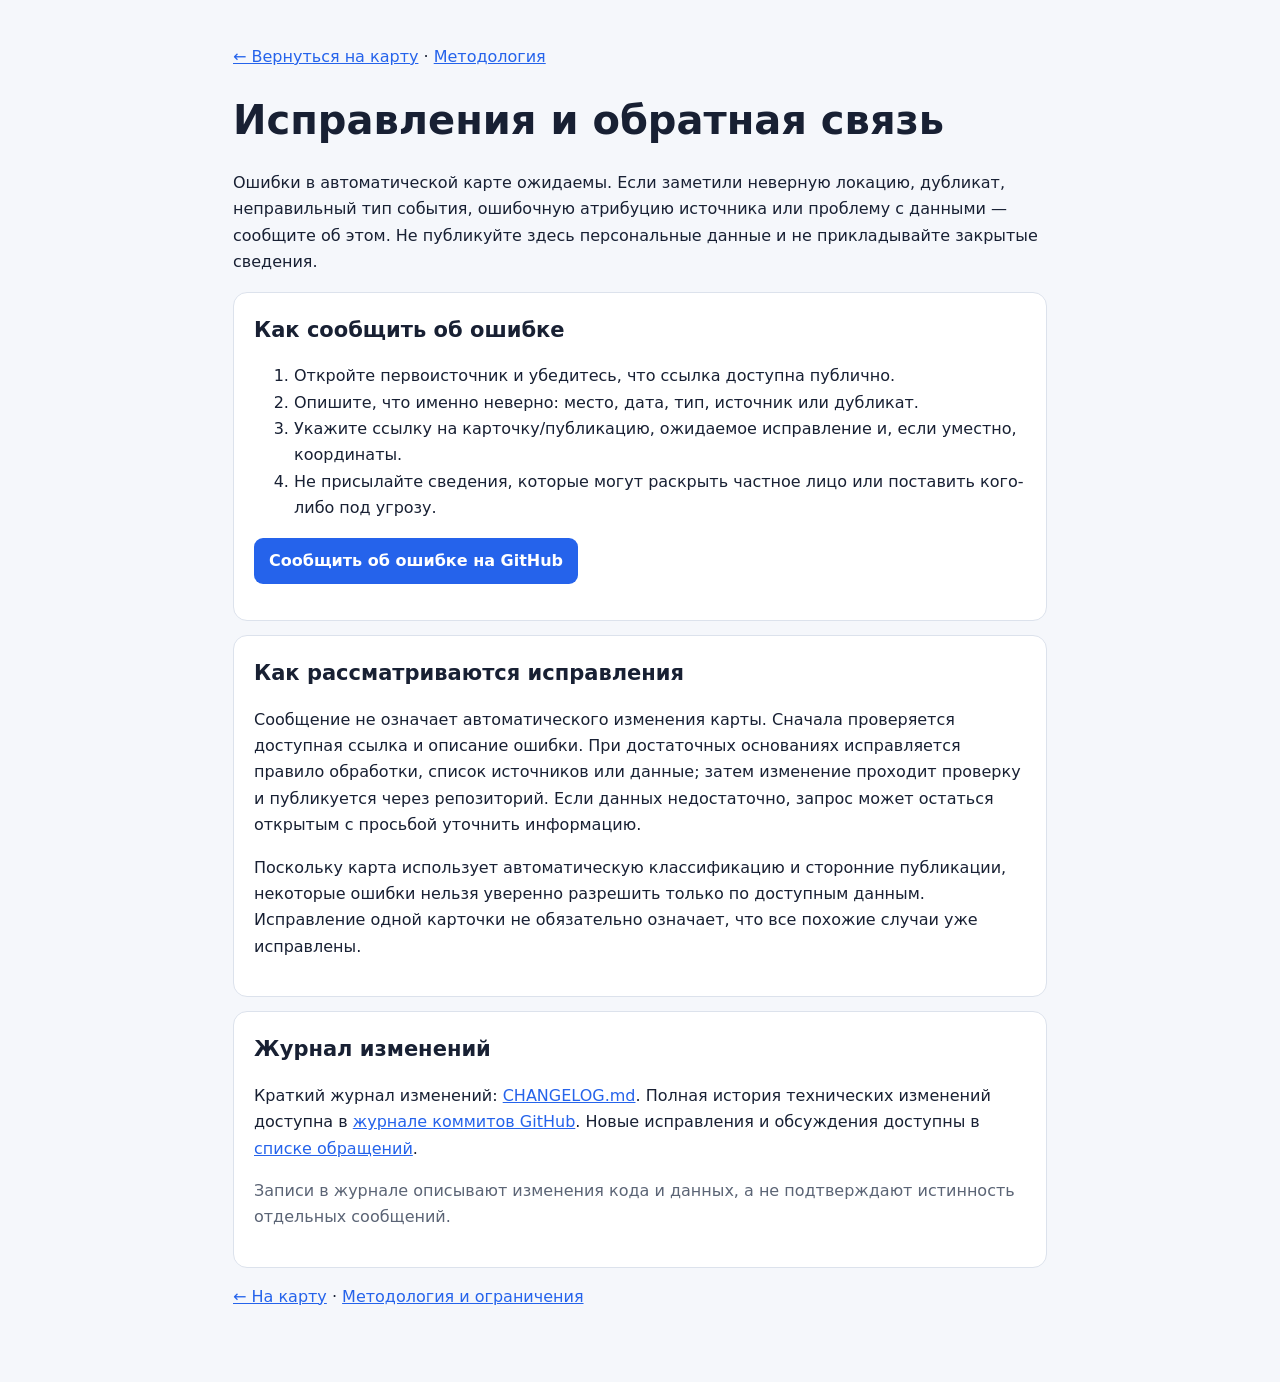
<file: corrections.html>
<!doctype html>
<html lang="ru">
<head>
  <meta charset="utf-8">
  <meta http-equiv="Content-Security-Policy" content="default-src 'self'; base-uri 'self'; object-src 'none'; form-action 'self'; script-src 'self'; script-src-attr 'none'; style-src 'self' 'unsafe-inline'; img-src 'self' data: https:; font-src 'self' data: https:; connect-src 'self'; frame-src 'none'; upgrade-insecure-requests"><meta name="viewport" content="width=device-width,initial-scale=1"><meta name="theme-color" content="#3b82f6">
  <title>Исправления — OSINT-карта</title>
  <style>
    :root{color-scheme:light dark;--bg:#f5f7fb;--card:#fff;--text:#182033;--muted:#5b6475;--line:#dce2ec;--accent:#2563eb}
    @media(prefers-color-scheme:dark){:root{--bg:#111522;--card:#1a2030;--text:#edf1fa;--muted:#a7b0c3;--line:#343d52;--accent:#8ab4ff}}
    *{box-sizing:border-box}body{margin:0;background:var(--bg);color:var(--text);font:16px/1.65 system-ui,-apple-system,Segoe UI,sans-serif}
    main{max-width:850px;margin:0 auto;padding:28px 18px 56px}a{color:var(--accent)}.card{background:var(--card);border:1px solid var(--line);border-radius:14px;padding:20px;margin:14px 0}
    h1{font-size:clamp(28px,5vw,40px);line-height:1.15}h2{font-size:21px;margin:0 0 8px}.muted{color:var(--muted)}.button{display:inline-block;padding:10px 15px;border-radius:9px;background:var(--accent);color:#fff;text-decoration:none;font-weight:700}
  </style>
</head>
<body><main>
  <p><a href="./index.html">← Вернуться на карту</a> · <a href="./methodology.html">Методология</a></p>
  <h1>Исправления и обратная связь</h1>
  <p>Ошибки в автоматической карте ожидаемы. Если заметили неверную локацию, дубликат, неправильный тип события, ошибочную атрибуцию источника или проблему с данными — сообщите об этом. Не публикуйте здесь персональные данные и не прикладывайте закрытые сведения.</p>
  <section class="card">
    <h2>Как сообщить об ошибке</h2>
    <ol>
      <li>Откройте первоисточник и убедитесь, что ссылка доступна публично.</li>
      <li>Опишите, что именно неверно: место, дата, тип, источник или дубликат.</li>
      <li>Укажите ссылку на карточку/публикацию, ожидаемое исправление и, если уместно, координаты.</li>
      <li>Не присылайте сведения, которые могут раскрыть частное лицо или поставить кого-либо под угрозу.</li>
    </ol>
    <p><a class="button" href="https://github.com/freeosintmaper/osint-map/issues/new?template=correction.yml">Сообщить об ошибке на GitHub</a></p>
  </section>
  <section class="card">
    <h2>Как рассматриваются исправления</h2>
    <p>Сообщение не означает автоматического изменения карты. Сначала проверяется доступная ссылка и описание ошибки. При достаточных основаниях исправляется правило обработки, список источников или данные; затем изменение проходит проверку и публикуется через репозиторий. Если данных недостаточно, запрос может остаться открытым с просьбой уточнить информацию.</p>
    <p>Поскольку карта использует автоматическую классификацию и сторонние публикации, некоторые ошибки нельзя уверенно разрешить только по доступным данным. Исправление одной карточки не обязательно означает, что все похожие случаи уже исправлены.</p>
  </section>
  <section class="card">
    <h2>Журнал изменений</h2>
    <p>Краткий журнал изменений: <a href="https://github.com/freeosintmaper/osint-map/blob/main/CHANGELOG.md">CHANGELOG.md</a>. Полная история технических изменений доступна в <a href="https://github.com/freeosintmaper/osint-map/commits/main/">журнале коммитов GitHub</a>. Новые исправления и обсуждения доступны в <a href="https://github.com/freeosintmaper/osint-map/issues">списке обращений</a>.</p>
    <p class="muted">Записи в журнале описывают изменения кода и данных, а не подтверждают истинность отдельных сообщений.</p>
  </section>
  <p><a href="./index.html">← На карту</a> · <a href="./methodology.html">Методология и ограничения</a></p>
</main></body></html>
</file>
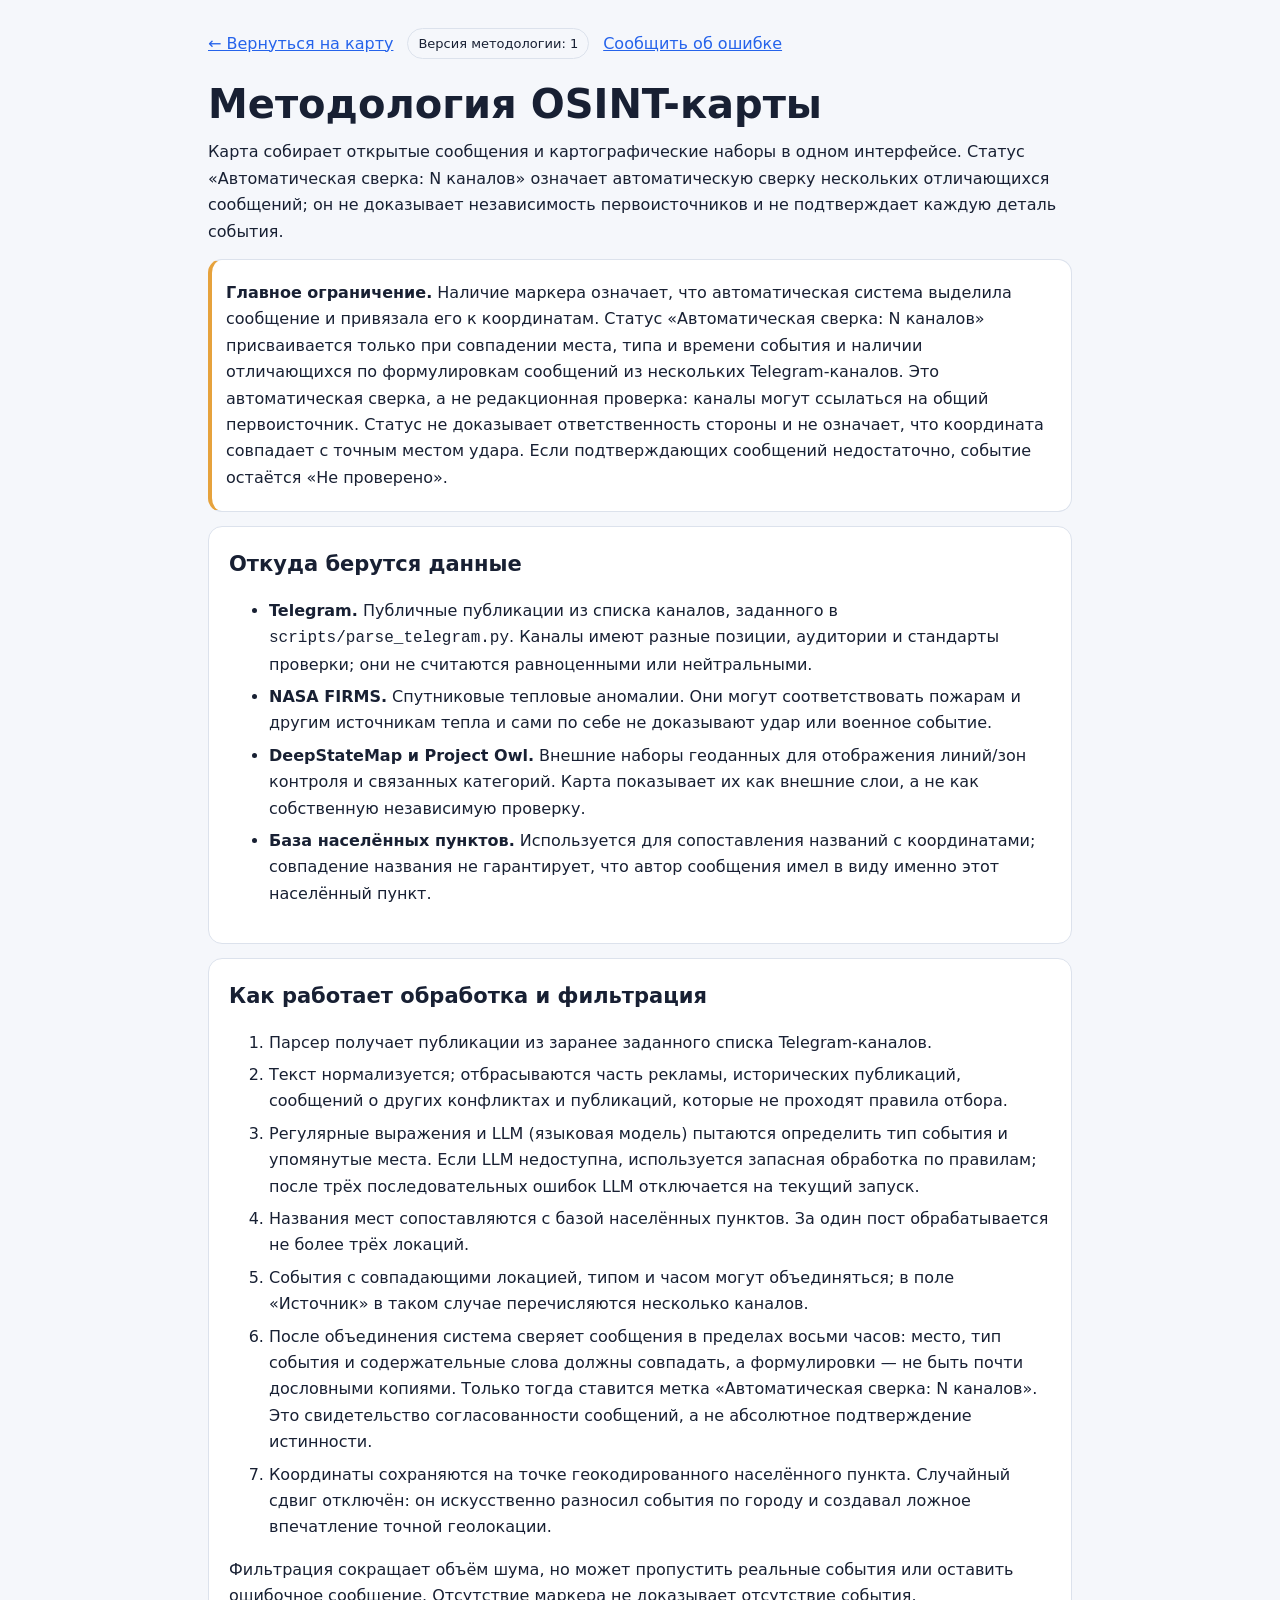
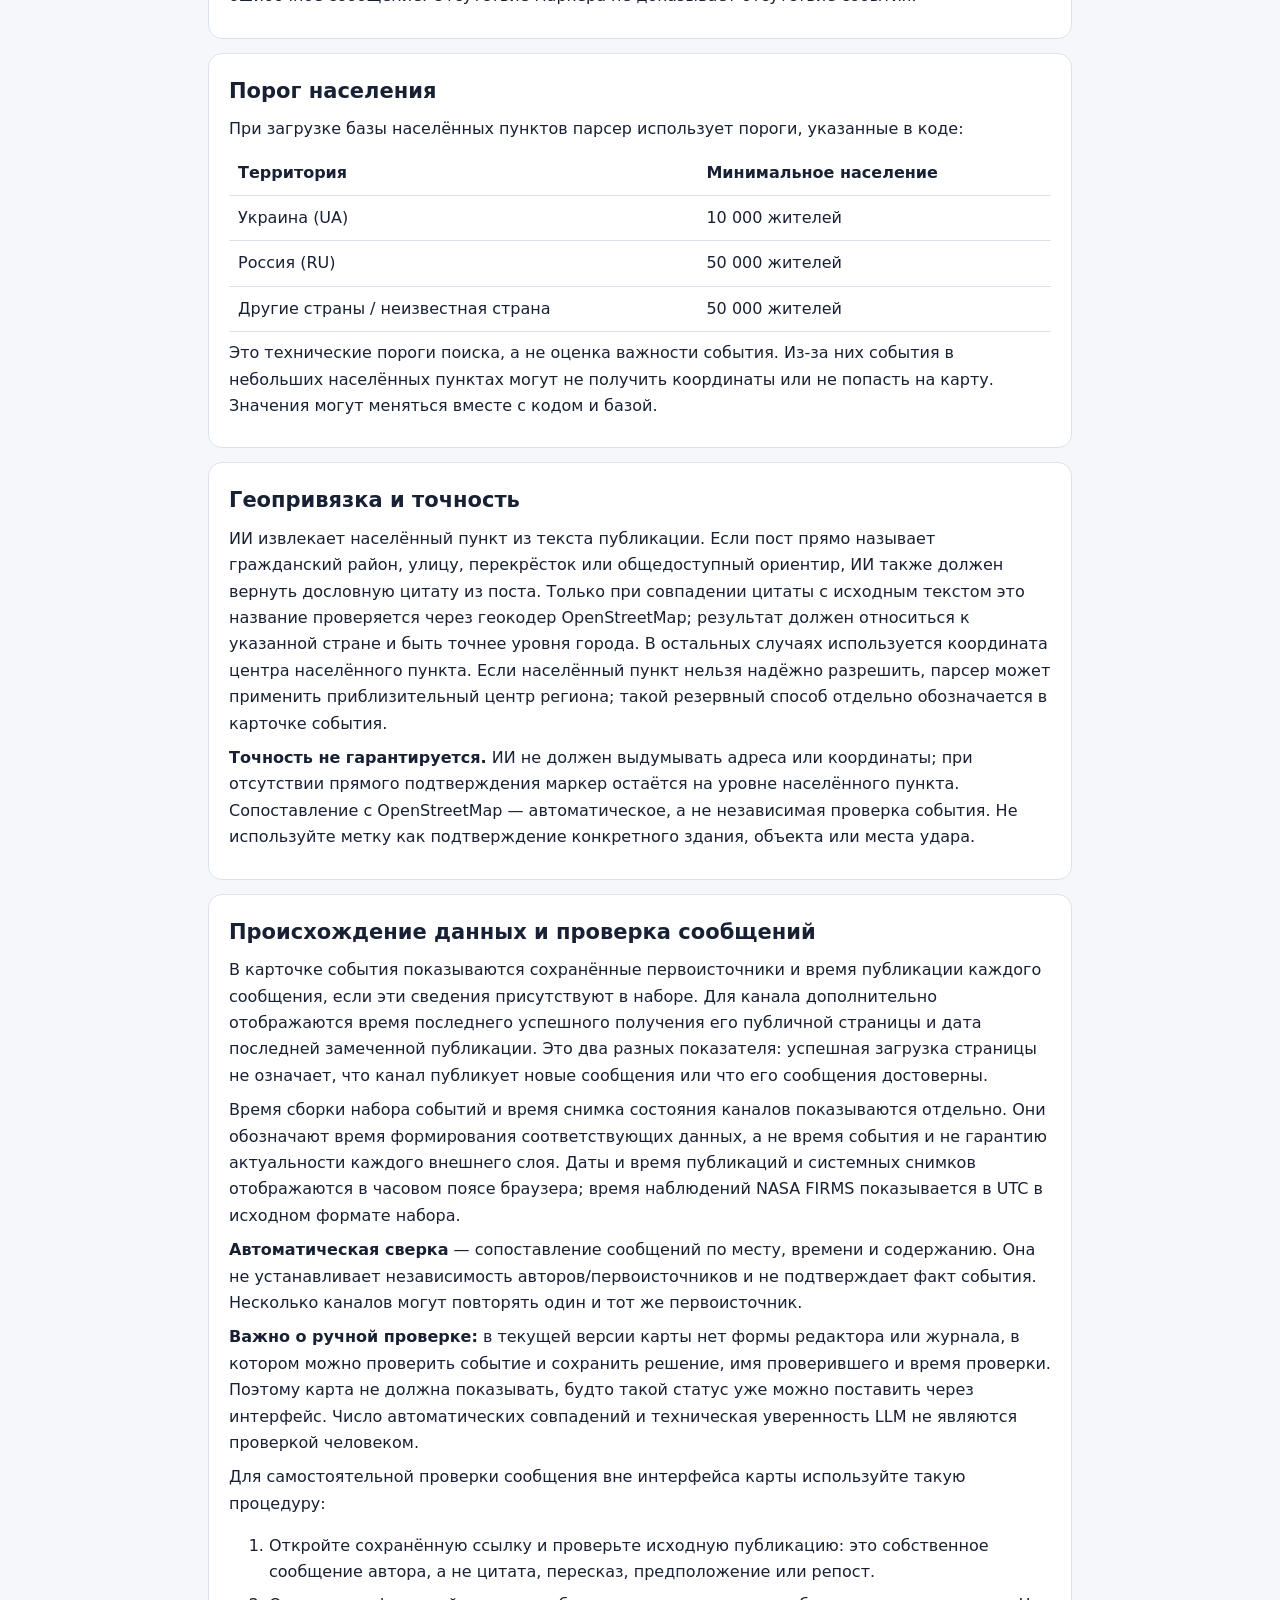
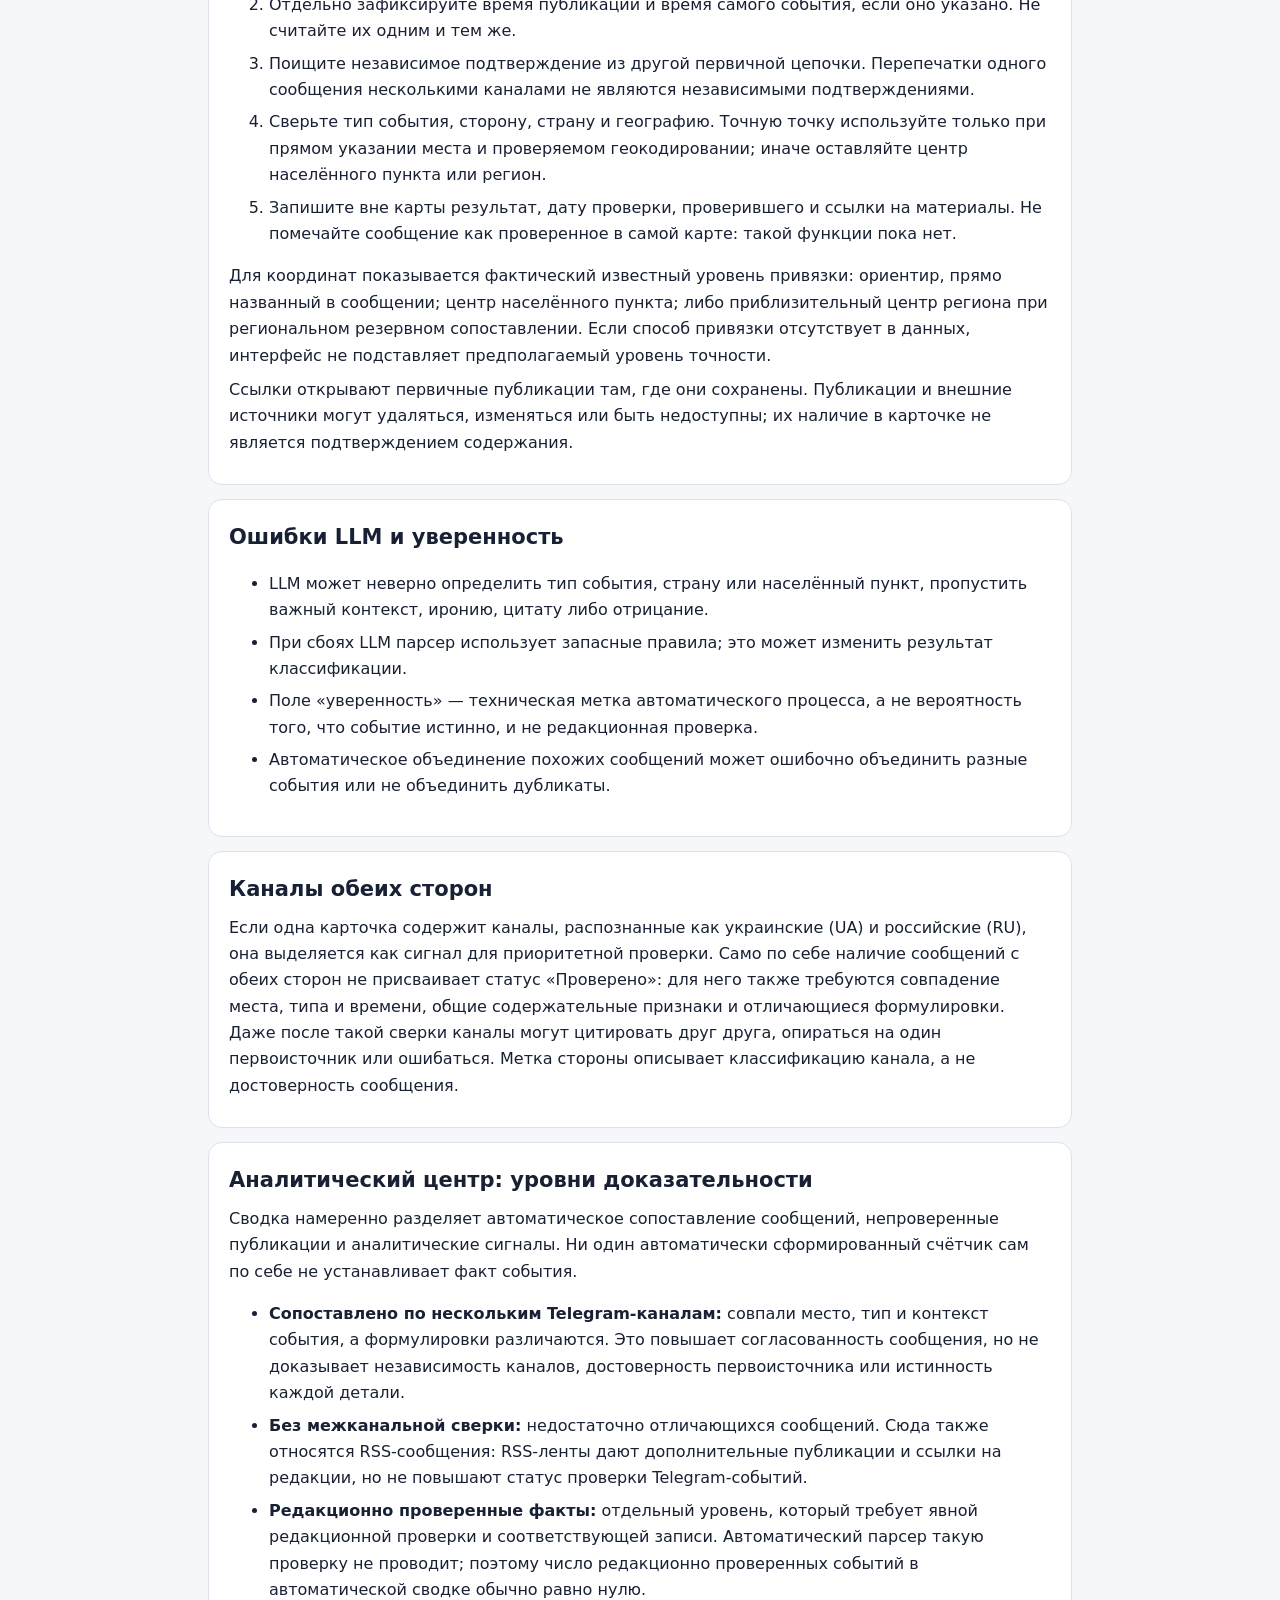
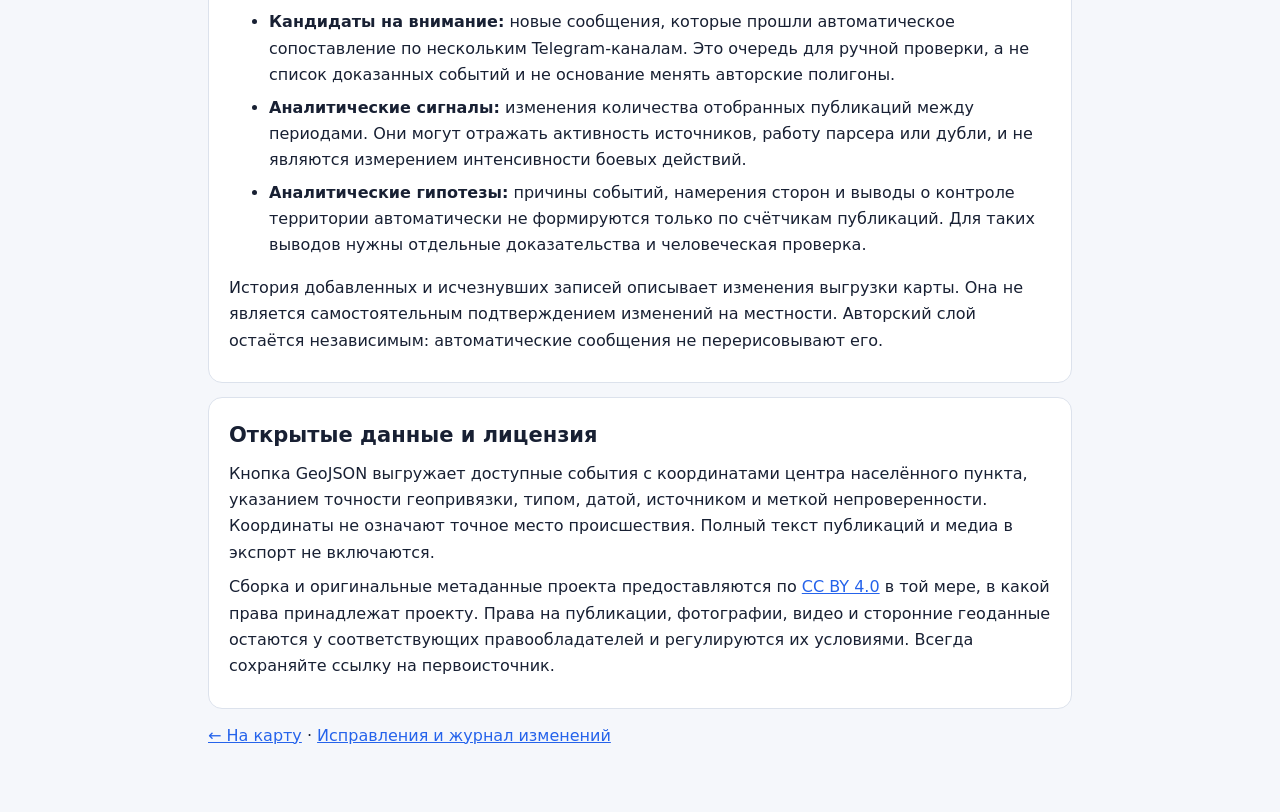
<file: methodology.html>
<!doctype html>
<html lang="ru">
<head>
  <meta charset="utf-8">
  <meta http-equiv="Content-Security-Policy" content="default-src 'self'; base-uri 'self'; object-src 'none'; form-action 'self'; script-src 'self'; script-src-attr 'none'; style-src 'self' 'unsafe-inline'; img-src 'self' data: https:; font-src 'self' data: https:; connect-src 'self'; frame-src 'none'; upgrade-insecure-requests">
  <meta name="viewport" content="width=device-width,initial-scale=1">
  <meta name="theme-color" content="#3b82f6">
  <title>Методология — OSINT-карта</title>
  <style>
    :root{color-scheme:light dark;--bg:#f5f7fb;--card:#fff;--text:#182033;--muted:#5b6475;--line:#dce2ec;--accent:#2563eb}
    @media(prefers-color-scheme:dark){:root{--bg:#111522;--card:#1a2030;--text:#edf1fa;--muted:#a7b0c3;--line:#343d52;--accent:#8ab4ff}}
    *{box-sizing:border-box}body{margin:0;background:var(--bg);color:var(--text);font:16px/1.65 system-ui,-apple-system,Segoe UI,sans-serif}
    main{max-width:900px;margin:0 auto;padding:28px 18px 56px}.top{display:flex;gap:14px;flex-wrap:wrap;align-items:center;margin-bottom:22px}
    a{color:var(--accent)}.card{background:var(--card);border:1px solid var(--line);border-radius:14px;padding:20px;margin:14px 0}
    h1{font-size:clamp(28px,5vw,40px);line-height:1.15;margin:12px 0}h2{font-size:21px;margin:0 0 8px}p{margin:8px 0}li{margin:6px 0}
    .warning{border-left:4px solid #e6a23c;padding-left:14px}.pill{display:inline-block;border:1px solid var(--line);border-radius:99px;padding:4px 10px;font-size:13px}
    table{width:100%;border-collapse:collapse}td,th{text-align:left;vertical-align:top;padding:9px;border-bottom:1px solid var(--line)}
    code{overflow-wrap:anywhere}
  </style>
</head>
<body><main>
  <div class="top"><a href="./index.html">← Вернуться на карту</a><span class="pill">Версия методологии: 1</span><a href="./corrections.html">Сообщить об ошибке</a></div>
  <h1>Методология OSINT-карты</h1>
  <p>Карта собирает открытые сообщения и картографические наборы в одном интерфейсе. Статус «Автоматическая сверка: N каналов» означает автоматическую сверку нескольких отличающихся сообщений; он не доказывает независимость первоисточников и не подтверждает каждую деталь события.</p>
  <div class="card warning"><strong>Главное ограничение.</strong> Наличие маркера означает, что автоматическая система выделила сообщение и привязала его к координатам. Статус «Автоматическая сверка: N каналов» присваивается только при совпадении места, типа и времени события и наличии отличающихся по формулировкам сообщений из нескольких Telegram-каналов. Это автоматическая сверка, а не редакционная проверка: каналы могут ссылаться на общий первоисточник. Статус не доказывает ответственность стороны и не означает, что координата совпадает с точным местом удара. Если подтверждающих сообщений недостаточно, событие остаётся «Не проверено».</div>

  <section class="card">
    <h2>Откуда берутся данные</h2>
    <ul>
      <li><strong>Telegram.</strong> Публичные публикации из списка каналов, заданного в <code>scripts/parse_telegram.py</code>. Каналы имеют разные позиции, аудитории и стандарты проверки; они не считаются равноценными или нейтральными.</li>
      <li><strong>NASA FIRMS.</strong> Спутниковые тепловые аномалии. Они могут соответствовать пожарам и другим источникам тепла и сами по себе не доказывают удар или военное событие.</li>
      <li><strong>DeepStateMap и Project Owl.</strong> Внешние наборы геоданных для отображения линий/зон контроля и связанных категорий. Карта показывает их как внешние слои, а не как собственную независимую проверку.</li>
      <li><strong>База населённых пунктов.</strong> Используется для сопоставления названий с координатами; совпадение названия не гарантирует, что автор сообщения имел в виду именно этот населённый пункт.</li>
    </ul>
  </section>

  <section class="card">
    <h2>Как работает обработка и фильтрация</h2>
    <ol>
      <li>Парсер получает публикации из заранее заданного списка Telegram-каналов.</li>
      <li>Текст нормализуется; отбрасываются часть рекламы, исторических публикаций, сообщений о других конфликтах и публикаций, которые не проходят правила отбора.</li>
      <li>Регулярные выражения и LLM (языковая модель) пытаются определить тип события и упомянутые места. Если LLM недоступна, используется запасная обработка по правилам; после трёх последовательных ошибок LLM отключается на текущий запуск.</li>
      <li>Названия мест сопоставляются с базой населённых пунктов. За один пост обрабатывается не более трёх локаций.</li>
      <li>События с совпадающими локацией, типом и часом могут объединяться; в поле «Источник» в таком случае перечисляются несколько каналов.</li>
      <li>После объединения система сверяет сообщения в пределах восьми часов: место, тип события и содержательные слова должны совпадать, а формулировки — не быть почти дословными копиями. Только тогда ставится метка «Автоматическая сверка: N каналов». Это свидетельство согласованности сообщений, а не абсолютное подтверждение истинности.</li>
      <li>Координаты сохраняются на точке геокодированного населённого пункта. Случайный сдвиг отключён: он искусственно разносил события по городу и создавал ложное впечатление точной геолокации.</li>
    </ol>
    <p>Фильтрация сокращает объём шума, но может пропустить реальные события или оставить ошибочное сообщение. Отсутствие маркера не доказывает отсутствие события.</p>
  </section>

  <section class="card">
    <h2>Порог населения</h2>
    <p>При загрузке базы населённых пунктов парсер использует пороги, указанные в коде:</p>
    <table><thead><tr><th>Территория</th><th>Минимальное население</th></tr></thead><tbody>
      <tr><td>Украина (UA)</td><td>10 000 жителей</td></tr>
      <tr><td>Россия (RU)</td><td>50 000 жителей</td></tr>
      <tr><td>Другие страны / неизвестная страна</td><td>50 000 жителей</td></tr>
    </tbody></table>
    <p>Это технические пороги поиска, а не оценка важности события. Из-за них события в небольших населённых пунктах могут не получить координаты или не попасть на карту. Значения могут меняться вместе с кодом и базой.</p>
  </section>

  <section class="card">
    <h2>Геопривязка и точность</h2>
    <p>ИИ извлекает населённый пункт из текста публикации. Если пост прямо называет гражданский район, улицу, перекрёсток или общедоступный ориентир, ИИ также должен вернуть дословную цитату из поста. Только при совпадении цитаты с исходным текстом это название проверяется через геокодер OpenStreetMap; результат должен относиться к указанной стране и быть точнее уровня города. В остальных случаях используется координата центра населённого пункта. Если населённый пункт нельзя надёжно разрешить, парсер может применить приблизительный центр региона; такой резервный способ отдельно обозначается в карточке события.</p>
    <p><strong>Точность не гарантируется.</strong> ИИ не должен выдумывать адреса или координаты; при отсутствии прямого подтверждения маркер остаётся на уровне населённого пункта. Сопоставление с OpenStreetMap — автоматическое, а не независимая проверка события. Не используйте метку как подтверждение конкретного здания, объекта или места удара.</p>
  </section>

  <section class="card">
    <h2>Происхождение данных и проверка сообщений</h2>
    <p>В карточке события показываются сохранённые первоисточники и время публикации каждого сообщения, если эти сведения присутствуют в наборе. Для канала дополнительно отображаются время последнего успешного получения его публичной страницы и дата последней замеченной публикации. Это два разных показателя: успешная загрузка страницы не означает, что канал публикует новые сообщения или что его сообщения достоверны.</p>
    <p>Время сборки набора событий и время снимка состояния каналов показываются отдельно. Они обозначают время формирования соответствующих данных, а не время события и не гарантию актуальности каждого внешнего слоя. Даты и время публикаций и системных снимков отображаются в часовом поясе браузера; время наблюдений NASA FIRMS показывается в UTC в исходном формате набора.</p>
    <p><strong>Автоматическая сверка</strong> — сопоставление сообщений по месту, времени и содержанию. Она не устанавливает независимость авторов/первоисточников и не подтверждает факт события. Несколько каналов могут повторять один и тот же первоисточник.</p>
    <p><strong>Важно о ручной проверке:</strong> в текущей версии карты нет формы редактора или журнала, в котором можно проверить событие и сохранить решение, имя проверившего и время проверки. Поэтому карта не должна показывать, будто такой статус уже можно поставить через интерфейс. Число автоматических совпадений и техническая уверенность LLM не являются проверкой человеком.</p>
    <p>Для самостоятельной проверки сообщения вне интерфейса карты используйте такую процедуру:</p>
    <ol>
      <li>Откройте сохранённую ссылку и проверьте исходную публикацию: это собственное сообщение автора, а не цитата, пересказ, предположение или репост.</li>
      <li>Отдельно зафиксируйте время публикации и время самого события, если оно указано. Не считайте их одним и тем же.</li>
      <li>Поищите независимое подтверждение из другой первичной цепочки. Перепечатки одного сообщения несколькими каналами не являются независимыми подтверждениями.</li>
      <li>Сверьте тип события, сторону, страну и географию. Точную точку используйте только при прямом указании места и проверяемом геокодировании; иначе оставляйте центр населённого пункта или регион.</li>
      <li>Запишите вне карты результат, дату проверки, проверившего и ссылки на материалы. Не помечайте сообщение как проверенное в самой карте: такой функции пока нет.</li>
    </ol>
    <p>Для координат показывается фактический известный уровень привязки: ориентир, прямо названный в сообщении; центр населённого пункта; либо приблизительный центр региона при региональном резервном сопоставлении. Если способ привязки отсутствует в данных, интерфейс не подставляет предполагаемый уровень точности.</p>
    <p>Ссылки открывают первичные публикации там, где они сохранены. Публикации и внешние источники могут удаляться, изменяться или быть недоступны; их наличие в карточке не является подтверждением содержания.</p>
  </section>

  <section class="card">
    <h2>Ошибки LLM и уверенность</h2>
    <ul>
      <li>LLM может неверно определить тип события, страну или населённый пункт, пропустить важный контекст, иронию, цитату либо отрицание.</li>
      <li>При сбоях LLM парсер использует запасные правила; это может изменить результат классификации.</li>
      <li>Поле «уверенность» — техническая метка автоматического процесса, а не вероятность того, что событие истинно, и не редакционная проверка.</li>
      <li>Автоматическое объединение похожих сообщений может ошибочно объединить разные события или не объединить дубликаты.</li>
    </ul>
  </section>

  <section class="card">
    <h2>Каналы обеих сторон</h2>
    <p>Если одна карточка содержит каналы, распознанные как украинские (UA) и российские (RU), она выделяется как сигнал для приоритетной проверки. Само по себе наличие сообщений с обеих сторон не присваивает статус «Проверено»: для него также требуются совпадение места, типа и времени, общие содержательные признаки и отличающиеся формулировки. Даже после такой сверки каналы могут цитировать друг друга, опираться на один первоисточник или ошибаться. Метка стороны описывает классификацию канала, а не достоверность сообщения.</p>
  </section>

  <section class="card">
    <h2>Аналитический центр: уровни доказательности</h2>
    <p>Сводка намеренно разделяет автоматическое сопоставление сообщений, непроверенные публикации и аналитические сигналы. Ни один автоматически сформированный счётчик сам по себе не устанавливает факт события.</p>
    <ul>
      <li><strong>Сопоставлено по нескольким Telegram-каналам:</strong> совпали место, тип и контекст события, а формулировки различаются. Это повышает согласованность сообщения, но не доказывает независимость каналов, достоверность первоисточника или истинность каждой детали.</li>
      <li><strong>Без межканальной сверки:</strong> недостаточно отличающихся сообщений. Сюда также относятся RSS-сообщения: RSS-ленты дают дополнительные публикации и ссылки на редакции, но не повышают статус проверки Telegram-событий.</li>
      <li><strong>Редакционно проверенные факты:</strong> отдельный уровень, который требует явной редакционной проверки и соответствующей записи. Автоматический парсер такую проверку не проводит; поэтому число редакционно проверенных событий в автоматической сводке обычно равно нулю.</li>
      <li><strong>Кандидаты на внимание:</strong> новые сообщения, которые прошли автоматическое сопоставление по нескольким Telegram-каналам. Это очередь для ручной проверки, а не список доказанных событий и не основание менять авторские полигоны.</li>
      <li><strong>Аналитические сигналы:</strong> изменения количества отобранных публикаций между периодами. Они могут отражать активность источников, работу парсера или дубли, и не являются измерением интенсивности боевых действий.</li>
      <li><strong>Аналитические гипотезы:</strong> причины событий, намерения сторон и выводы о контроле территории автоматически не формируются только по счётчикам публикаций. Для таких выводов нужны отдельные доказательства и человеческая проверка.</li>
    </ul>
    <p>История добавленных и исчезнувших записей описывает изменения выгрузки карты. Она не является самостоятельным подтверждением изменений на местности. Авторский слой остаётся независимым: автоматические сообщения не перерисовывают его.</p>
  </section>

  <section class="card">
    <h2>Открытые данные и лицензия</h2>
    <p>Кнопка GeoJSON выгружает доступные события с координатами центра населённого пункта, указанием точности геопривязки, типом, датой, источником и меткой непроверенности. Координаты не означают точное место происшествия. Полный текст публикаций и медиа в экспорт не включаются.</p>
    <p>Сборка и оригинальные метаданные проекта предоставляются по <a href="https://creativecommons.org/licenses/by/4.0/">CC BY 4.0</a> в той мере, в какой права принадлежат проекту. Права на публикации, фотографии, видео и сторонние геоданные остаются у соответствующих правообладателей и регулируются их условиями. Всегда сохраняйте ссылку на первоисточник.</p>
  </section>
  <p><a href="./index.html">← На карту</a> · <a href="./corrections.html">Исправления и журнал изменений</a></p>
</main></body></html>
</file>
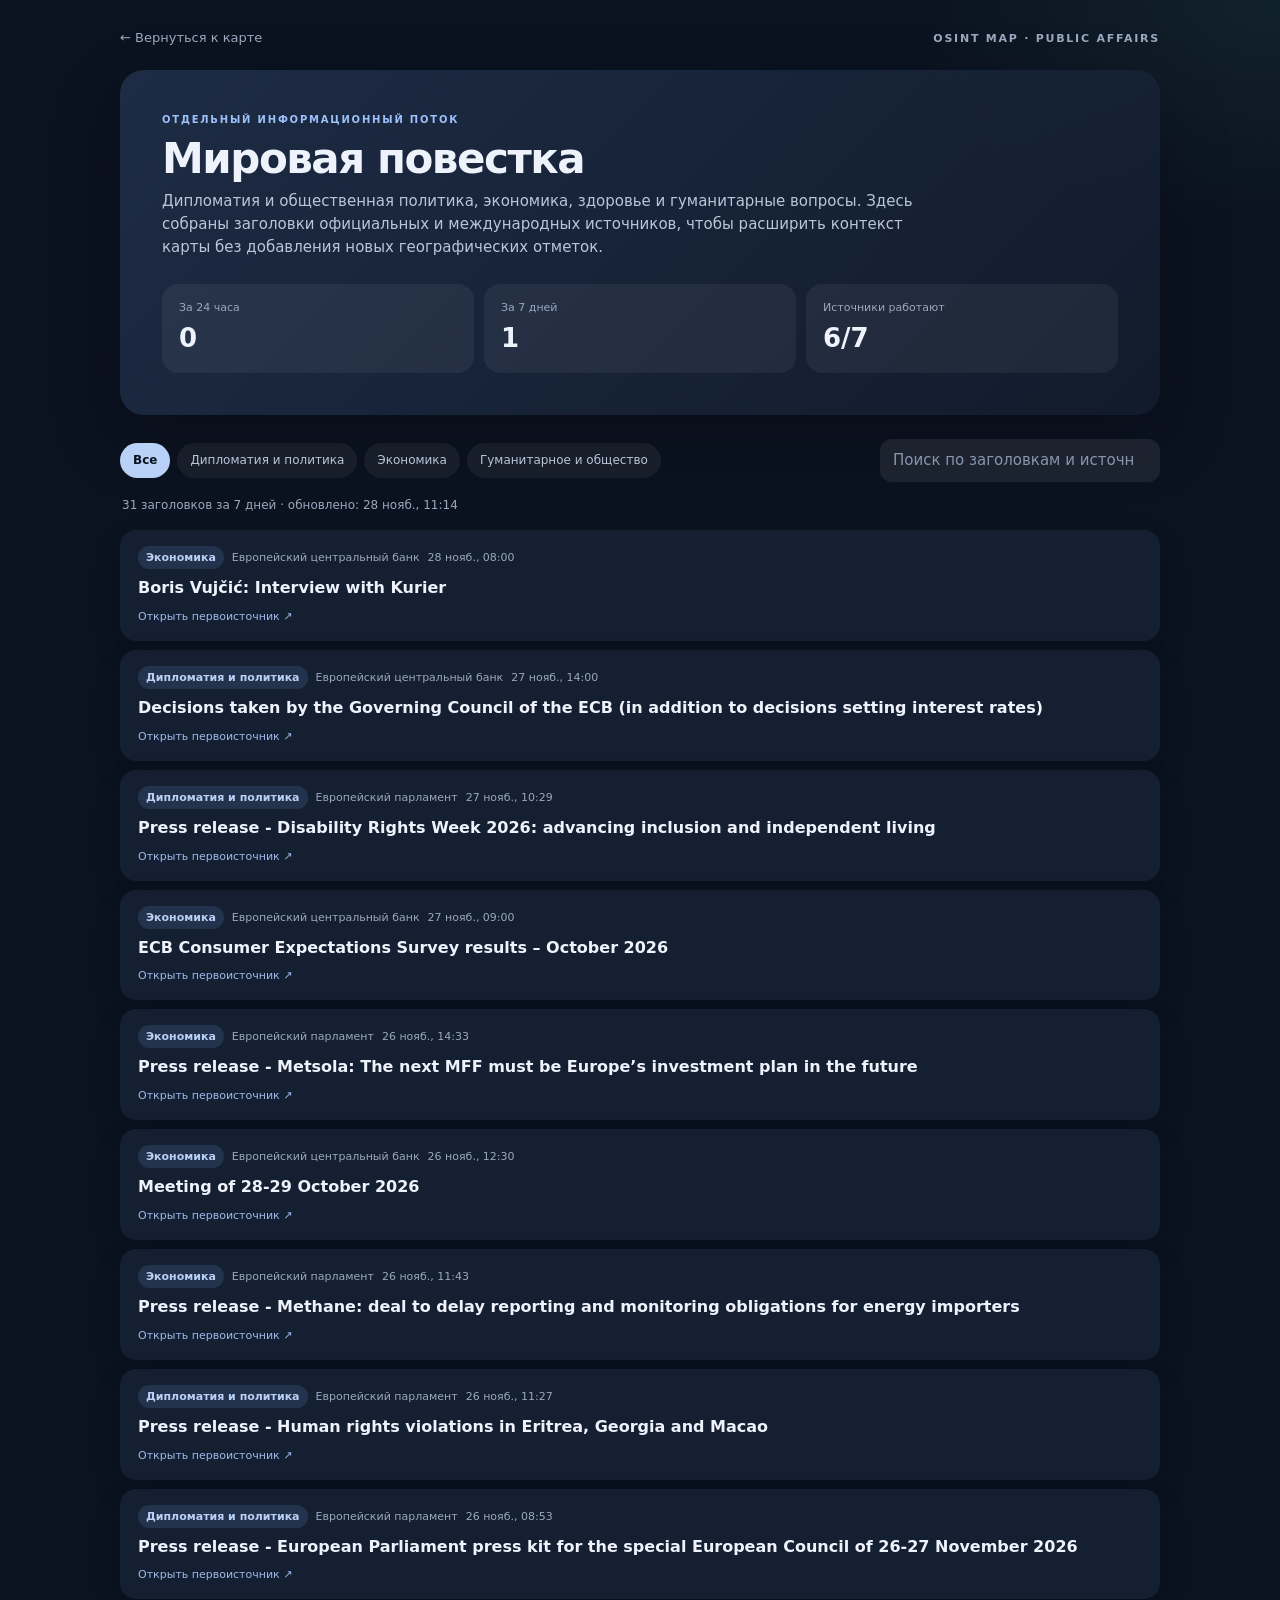
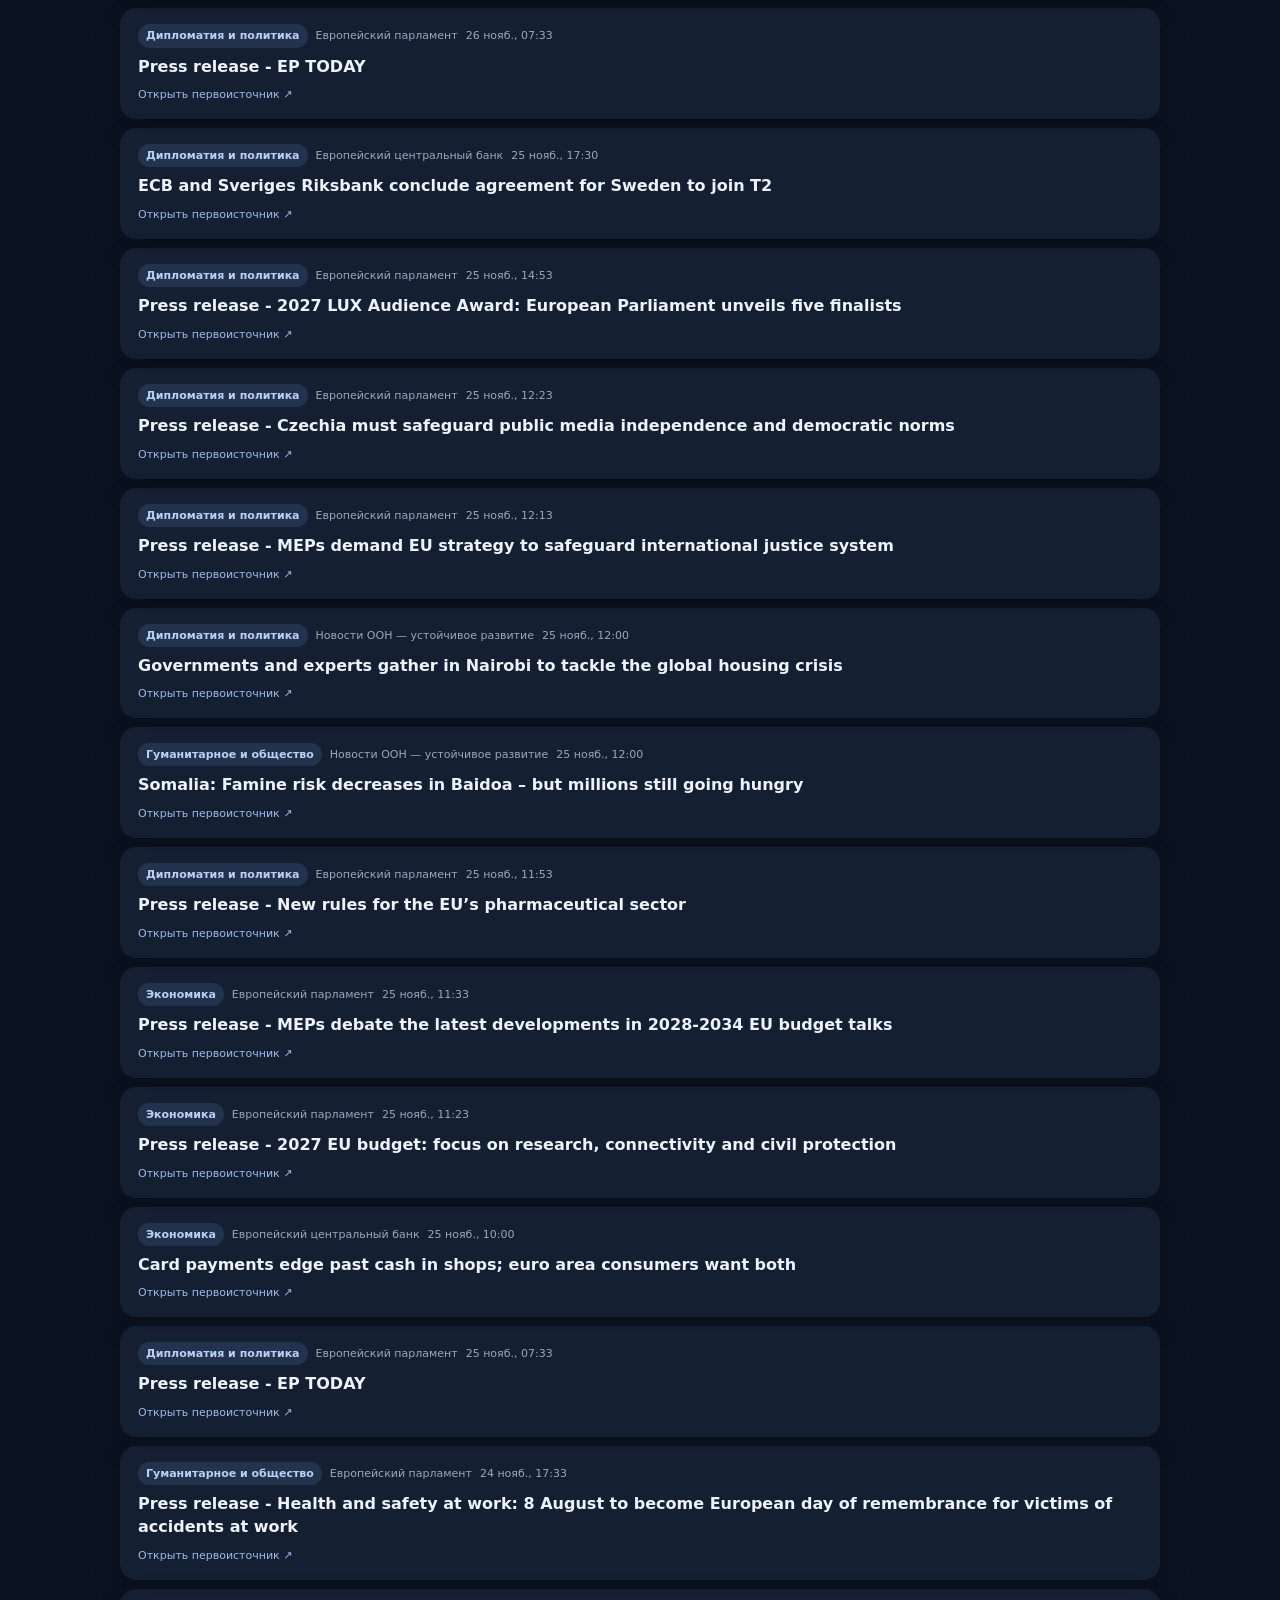
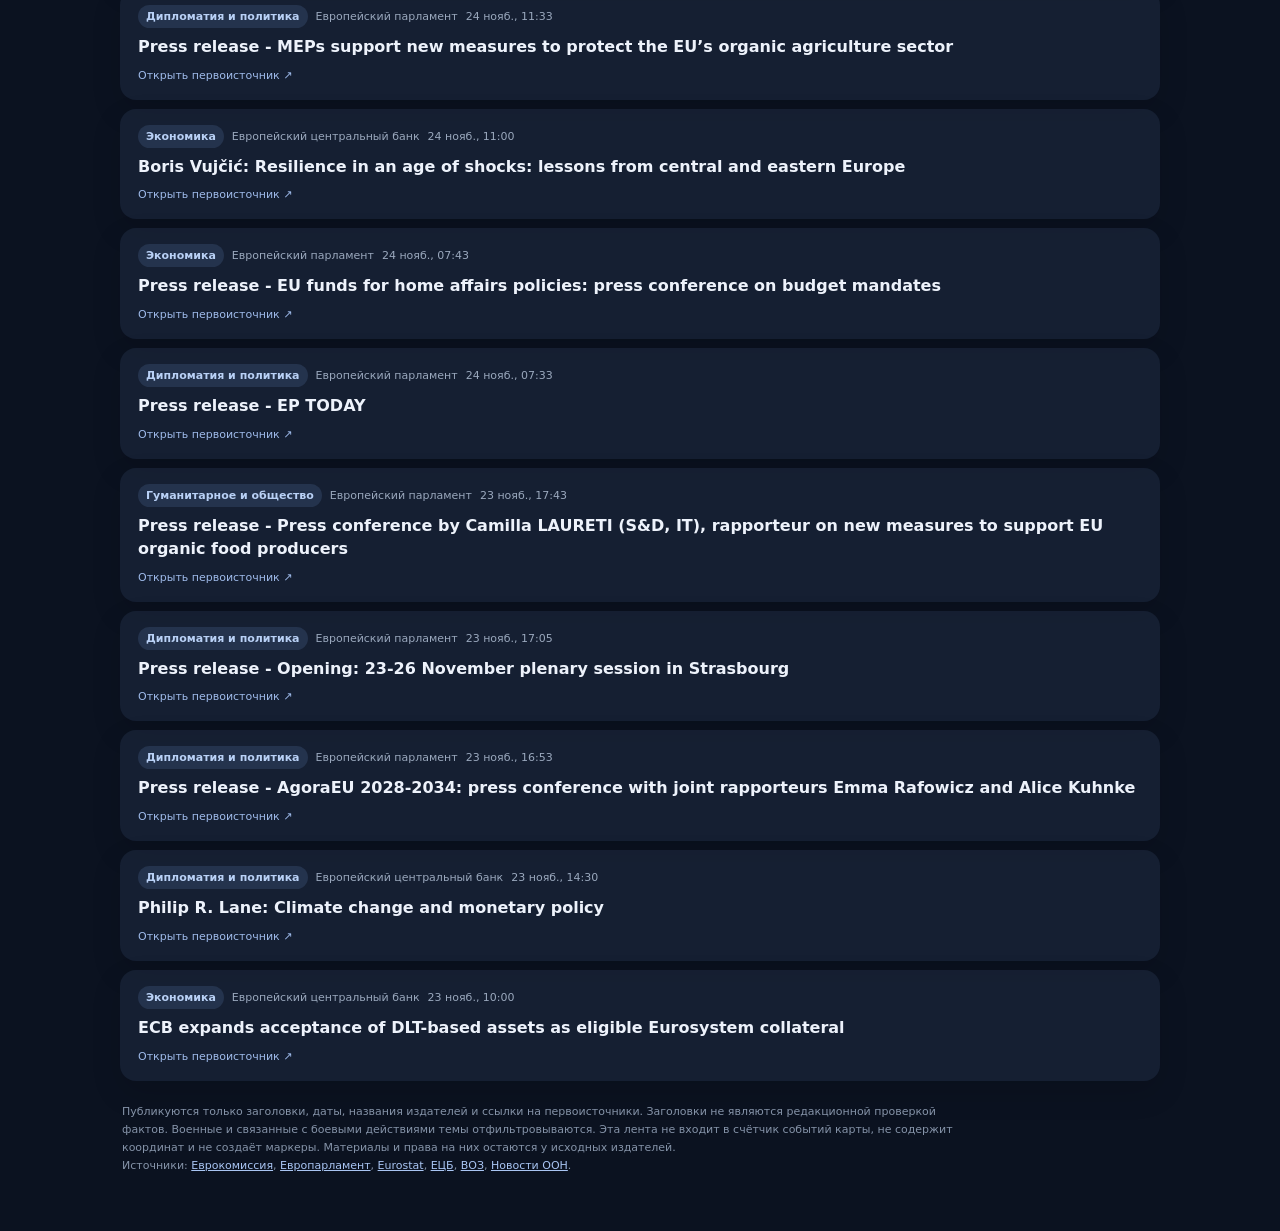
<file: public-affairs.html>
<!doctype html>
<html lang="ru">
<head>
  <meta charset="utf-8">
  <meta name="viewport" content="width=device-width, initial-scale=1">
  <meta name="theme-color" content="#111827">
  <meta name="description" content="Невоенные международные новости: дипломатия, общественная политика, экономика, здоровье и гуманитарные вопросы.">
  <title>Мировая повестка — OSINT Map</title>
  <style>
    :root {
      color-scheme: dark;
      --bg: #0b1220;
      --panel: rgba(25, 36, 57, .72);
      --panel-soft: rgba(255,255,255,.045);
      --text: #edf2fb;
      --muted: #9aa8bd;
      --accent: #8cb8ff;
      --line: rgba(255,255,255,.09);
    }
    * { box-sizing: border-box; }
    body {
      margin: 0;
      min-height: 100vh;
      color: var(--text);
      background:
        radial-gradient(900px 500px at 10% -10%, rgba(52,104,181,.24), transparent 60%),
        radial-gradient(700px 420px at 100% 0%, rgba(54,128,119,.14), transparent 55%),
        var(--bg);
      font: 15px/1.55 Inter, ui-sans-serif, system-ui, -apple-system, "Segoe UI", sans-serif;
    }
    a { color: var(--accent); }
    .shell { width: min(1040px, calc(100% - 32px)); margin: 0 auto; padding: 28px 0 56px; }
    .topbar { display:flex; align-items:center; justify-content:space-between; gap:16px; margin-bottom:22px; }
    .back { display:inline-flex; align-items:center; gap:8px; color:var(--muted); text-decoration:none; font-size:13px; }
    .back:hover { color:var(--text); }
    .brand { color:var(--muted); font-size:11px; font-weight:700; letter-spacing:.16em; }
    .hero {
      padding: clamp(22px, 5vw, 42px);
      border-radius: 24px;
      background: linear-gradient(135deg, rgba(33,49,76,.82), rgba(20,31,49,.68));
      box-shadow: 0 24px 70px rgba(0,0,0,.24);
    }
    .eyebrow { color:#9cc0fa; font-size:10px; font-weight:800; letter-spacing:.18em; }
    h1 { margin:8px 0 8px; font-size:clamp(28px,5vw,42px); line-height:1.1; letter-spacing:-.035em; }
    .intro { max-width:760px; margin:0; color:#bac6d8; }
    .stats { display:grid; grid-template-columns:repeat(3,minmax(0,1fr)); gap:10px; margin-top:24px; }
    .stat { min-height:84px; padding:15px 17px; border-radius:16px; background:rgba(255,255,255,.055); }
    .stat span { display:block; color:var(--muted); font-size:11px; }
    .stat strong { display:block; margin-top:2px; font-size:26px; font-variant-numeric:tabular-nums; }
    .controls { display:flex; flex-wrap:wrap; align-items:center; justify-content:space-between; gap:12px; margin:24px 0 14px; }
    .tabs { display:flex; flex-wrap:wrap; gap:7px; }
    button, input { font:inherit; }
    .tab {
      padding:8px 13px; border:0; border-radius:999px;
      color:#b8c5d8; background:rgba(255,255,255,.055); cursor:pointer; font-size:12px;
    }
    .tab[aria-pressed="true"] { color:#091321; background:#b9d1f6; font-weight:800; }
    .search {
      width:min(280px,100%); padding:10px 13px; border:0; outline:0; border-radius:12px;
      color:var(--text); background:rgba(255,255,255,.075);
    }
    .search::placeholder { color:#8796ac; }
    .status { min-height:22px; margin:8px 2px 12px; color:var(--muted); font-size:12px; }
    .feed { display:grid; gap:9px; }
    .news-card {
      display:block; padding:16px 18px; border-radius:16px; text-decoration:none; color:var(--text);
      background:var(--panel); box-shadow:0 12px 30px rgba(0,0,0,.13);
      transition:transform .16s ease, background .16s ease;
    }
    .news-card:hover { transform:translateY(-2px); background:rgba(37,52,77,.86); }
    .meta { display:flex; flex-wrap:wrap; align-items:center; gap:8px; color:var(--muted); font-size:11px; }
    .category { padding:3px 8px; border-radius:999px; background:rgba(140,184,255,.13); color:#b9d1f6; font-weight:700; }
    .news-card h2 { margin:8px 0 0; font-size:16px; font-weight:650; line-height:1.42; }
    .news-card .open { margin-top:8px; color:#9fbbeb; font-size:11px; }
    .empty {
      padding:28px 20px; border-radius:16px; background:var(--panel-soft);
      color:var(--muted); text-align:center; font-size:13px;
    }
    .footnote { margin:22px 2px 0; max-width:850px; color:#8593a8; font-size:11px; line-height:1.65; }
    .footnote a { color:#a9c5f3; }
    @media (max-width:640px) {
      .shell { width:min(100% - 20px, 1040px); padding-top:16px; }
      .topbar { margin-bottom:14px; }
      .brand { display:none; }
      .hero { border-radius:19px; }
      .stats { gap:7px; }
      .stat { min-height:72px; padding:11px; }
      .stat strong { font-size:22px; }
      .controls { align-items:stretch; }
      .search { width:100%; }
      .news-card { padding:14px; }
      .news-card h2 { font-size:15px; }
    }
  </style>
</head>
<body>
  <main class="shell">
    <div class="topbar">
      <a class="back" href="./">← Вернуться к карте</a>
      <div class="brand">OSINT MAP · PUBLIC AFFAIRS</div>
    </div>

    <section class="hero" aria-labelledby="pageTitle">
      <div class="eyebrow">ОТДЕЛЬНЫЙ ИНФОРМАЦИОННЫЙ ПОТОК</div>
      <h1 id="pageTitle">Мировая повестка</h1>
      <p class="intro">Дипломатия и общественная политика, экономика, здоровье и гуманитарные вопросы. Здесь собраны заголовки официальных и международных источников, чтобы расширить контекст карты без добавления новых географических отметок.</p>
      <div class="stats" aria-live="polite">
        <div class="stat"><span>За 24 часа</span><strong id="count24">—</strong></div>
        <div class="stat"><span>За 7 дней</span><strong id="count7d">—</strong></div>
        <div class="stat"><span>Источники работают</span><strong id="sourceHealth">—</strong></div>
      </div>
    </section>

    <section class="controls" aria-label="Фильтры публикаций">
      <div class="tabs" role="group" aria-label="Категория">
        <button class="tab" type="button" data-category="all" aria-pressed="true">Все</button>
        <button class="tab" type="button" data-category="diplomacy" aria-pressed="false">Дипломатия и политика</button>
        <button class="tab" type="button" data-category="economy" aria-pressed="false">Экономика</button>
        <button class="tab" type="button" data-category="humanitarian" aria-pressed="false">Гуманитарное и общество</button>
      </div>
      <input id="searchNews" class="search" type="search" placeholder="Поиск по заголовкам и источникам" aria-label="Поиск по заголовкам и источникам">
    </section>

    <div id="feedStatus" class="status" role="status" aria-live="polite">Загрузка публикаций…</div>
    <section id="newsFeed" class="feed" aria-label="Публикации">
      <div class="empty">Загрузка…</div>
    </section>

    <p class="footnote">
      Публикуются только заголовки, даты, названия издателей и ссылки на первоисточники. Заголовки не являются редакционной проверкой фактов. Военные и связанные с боевыми действиями темы отфильтровываются. Эта лента не входит в счётчик событий карты, не содержит координат и не создаёт маркеры. Материалы и права на них остаются у исходных издателей.
      <br>Источники: <a href="https://ec.europa.eu/newsroom/comm/items" target="_blank" rel="noopener noreferrer">Еврокомиссия</a>,
      <a href="https://www.europarl.europa.eu/news/en/press-room" target="_blank" rel="noopener noreferrer">Европарламент</a>,
      <a href="https://ec.europa.eu/eurostat" target="_blank" rel="noopener noreferrer">Eurostat</a>,
      <a href="https://www.ecb.europa.eu/" target="_blank" rel="noopener noreferrer">ЕЦБ</a>,
      <a href="https://www.who.int/news" target="_blank" rel="noopener noreferrer">ВОЗ</a>,
      <a href="https://news.un.org/" target="_blank" rel="noopener noreferrer">Новости ООН</a>.
    </p>
  </main>

  <script>
    (function () {
      'use strict';
      var items = [];
      var activeCategory = 'all';
      var searchTerm = '';
      var categoryLabels = {
        diplomacy: 'Дипломатия и политика',
        economy: 'Экономика',
        humanitarian: 'Гуманитарное и общество'
      };
      var allowedHosts = new Set([
        'ec.europa.eu', 'www.europarl.europa.eu', 'europarl.europa.eu',
        'www.ecb.europa.eu', 'ecb.europa.eu', 'www.who.int', 'who.int', 'news.un.org'
      ]);
      var feedEl = document.getElementById('newsFeed');
      var statusEl = document.getElementById('feedStatus');

      function safeUrl(value) {
        try {
          var url = new URL(String(value || ''));
          if (url.protocol !== 'https:' || !allowedHosts.has(url.hostname.toLowerCase())) return '';
          return url.href;
        } catch (_error) {
          return '';
        }
      }

      function makeElement(tag, className, value) {
        var node = document.createElement(tag);
        if (className) node.className = className;
        if (value != null) node.textContent = String(value);
        return node;
      }

      function formattedDate(value) {
        var date = new Date(value);
        if (!isFinite(date.getTime())) return 'Дата не указана';
        return date.toLocaleString('ru-RU', {
          day: '2-digit', month: 'short', hour: '2-digit', minute: '2-digit'
        });
      }

      function updateCounters() {
        var now = Date.now();
        var day = now - 24 * 60 * 60 * 1000;
        var week = now - 7 * 24 * 60 * 60 * 1000;
        var count24 = 0;
        var count7d = 0;
        items.forEach(function (item) {
          var time = new Date(item.date).getTime();
          if (!isFinite(time)) return;
          if (time >= day && time <= now + 12 * 60 * 60 * 1000) count24 += 1;
          if (time >= week && time <= now + 12 * 60 * 60 * 1000) count7d += 1;
        });
        document.getElementById('count24').textContent = String(count24);
        document.getElementById('count7d').textContent = String(count7d);
      }

      function render() {
        var visible = items.filter(function (item) {
          var categoryMatch = activeCategory === 'all' || item.category === activeCategory;
          var haystack = (String(item.title || '') + ' ' + String(item.publisher || '')).toLocaleLowerCase();
          return categoryMatch && (!searchTerm || haystack.indexOf(searchTerm) !== -1);
        });
        feedEl.replaceChildren();
        if (!visible.length) {
          feedEl.appendChild(makeElement('div', 'empty',
            items.length ? 'По этому фильтру публикаций нет.' : 'Пока нет доступных публикаций. Лента обновляется автоматически.'));
          return;
        }

        visible.forEach(function (item) {
          var href = safeUrl(item.url);
          if (!href) return;
          var card = document.createElement('article');
          card.className = 'news-card';
          var meta = makeElement('div', 'meta');
          meta.appendChild(makeElement('span', 'category', categoryLabels[item.category] || 'Общественная повестка'));
          meta.appendChild(makeElement('span', '', item.publisher || 'Источник'));
          meta.appendChild(makeElement('time', '', formattedDate(item.date)));
          card.appendChild(meta);
          var title = makeElement('h2', '', item.title || 'Без заголовка');
          card.appendChild(title);
          card.appendChild(makeElement('div', 'open', 'Открыть первоисточник ↗'));
          card.setAttribute('role', 'link');
          card.setAttribute('tabindex', '0');
          card.addEventListener('click', function () { window.open(href, '_blank', 'noopener,noreferrer'); });
          card.addEventListener('keydown', function (event) {
            if (event.key === 'Enter' || event.key === ' ') {
              event.preventDefault();
              window.open(href, '_blank', 'noopener,noreferrer');
            }
          });
          feedEl.appendChild(card);
        });
      }

      document.querySelectorAll('[data-category]').forEach(function (button) {
        button.addEventListener('click', function () {
          activeCategory = button.getAttribute('data-category') || 'all';
          document.querySelectorAll('[data-category]').forEach(function (other) {
            other.setAttribute('aria-pressed', other === button ? 'true' : 'false');
          });
          render();
        });
      });

      document.getElementById('searchNews').addEventListener('input', function (event) {
        searchTerm = String(event.target.value || '').trim().toLocaleLowerCase();
        render();
      });

      fetch('./data/public-affairs-news.json', { cache: 'no-store' })
        .then(function (response) {
          if (!response.ok) throw new Error('HTTP ' + response.status);
          return response.json();
        })
        .then(function (payload) {
          if (!payload || !Array.isArray(payload.items)) throw new Error('Invalid feed data');
          items = payload.items.filter(function (item) {
            return item && safeUrl(item.url) && item.title && item.date && categoryLabels[item.category];
          });
          updateCounters();
          var health = Array.isArray(payload.source_health) ? payload.source_health : [];
          var healthy = health.filter(function (source) { return source.status === 'ok'; }).length;
          document.getElementById('sourceHealth').textContent = health.length ? healthy + '/' + health.length : '—';
          var generated = payload.generated_at ? formattedDate(payload.generated_at) : 'ещё не запускалась';
          statusEl.textContent = items.length + ' заголовков за 7 дней · обновлено: ' + generated;
          render();
        })
        .catch(function (error) {
          statusEl.textContent = 'Не удалось загрузить ленту: ' + error.message;
          feedEl.replaceChildren(makeElement('div', 'empty',
            'Данные временно недоступны. Проверьте подключение или откройте страницу позже.'));
          document.getElementById('count24').textContent = '—';
          document.getElementById('count7d').textContent = '—';
          document.getElementById('sourceHealth').textContent = '—';
        });
    }());
  </script>
</body>
</html>
</file>
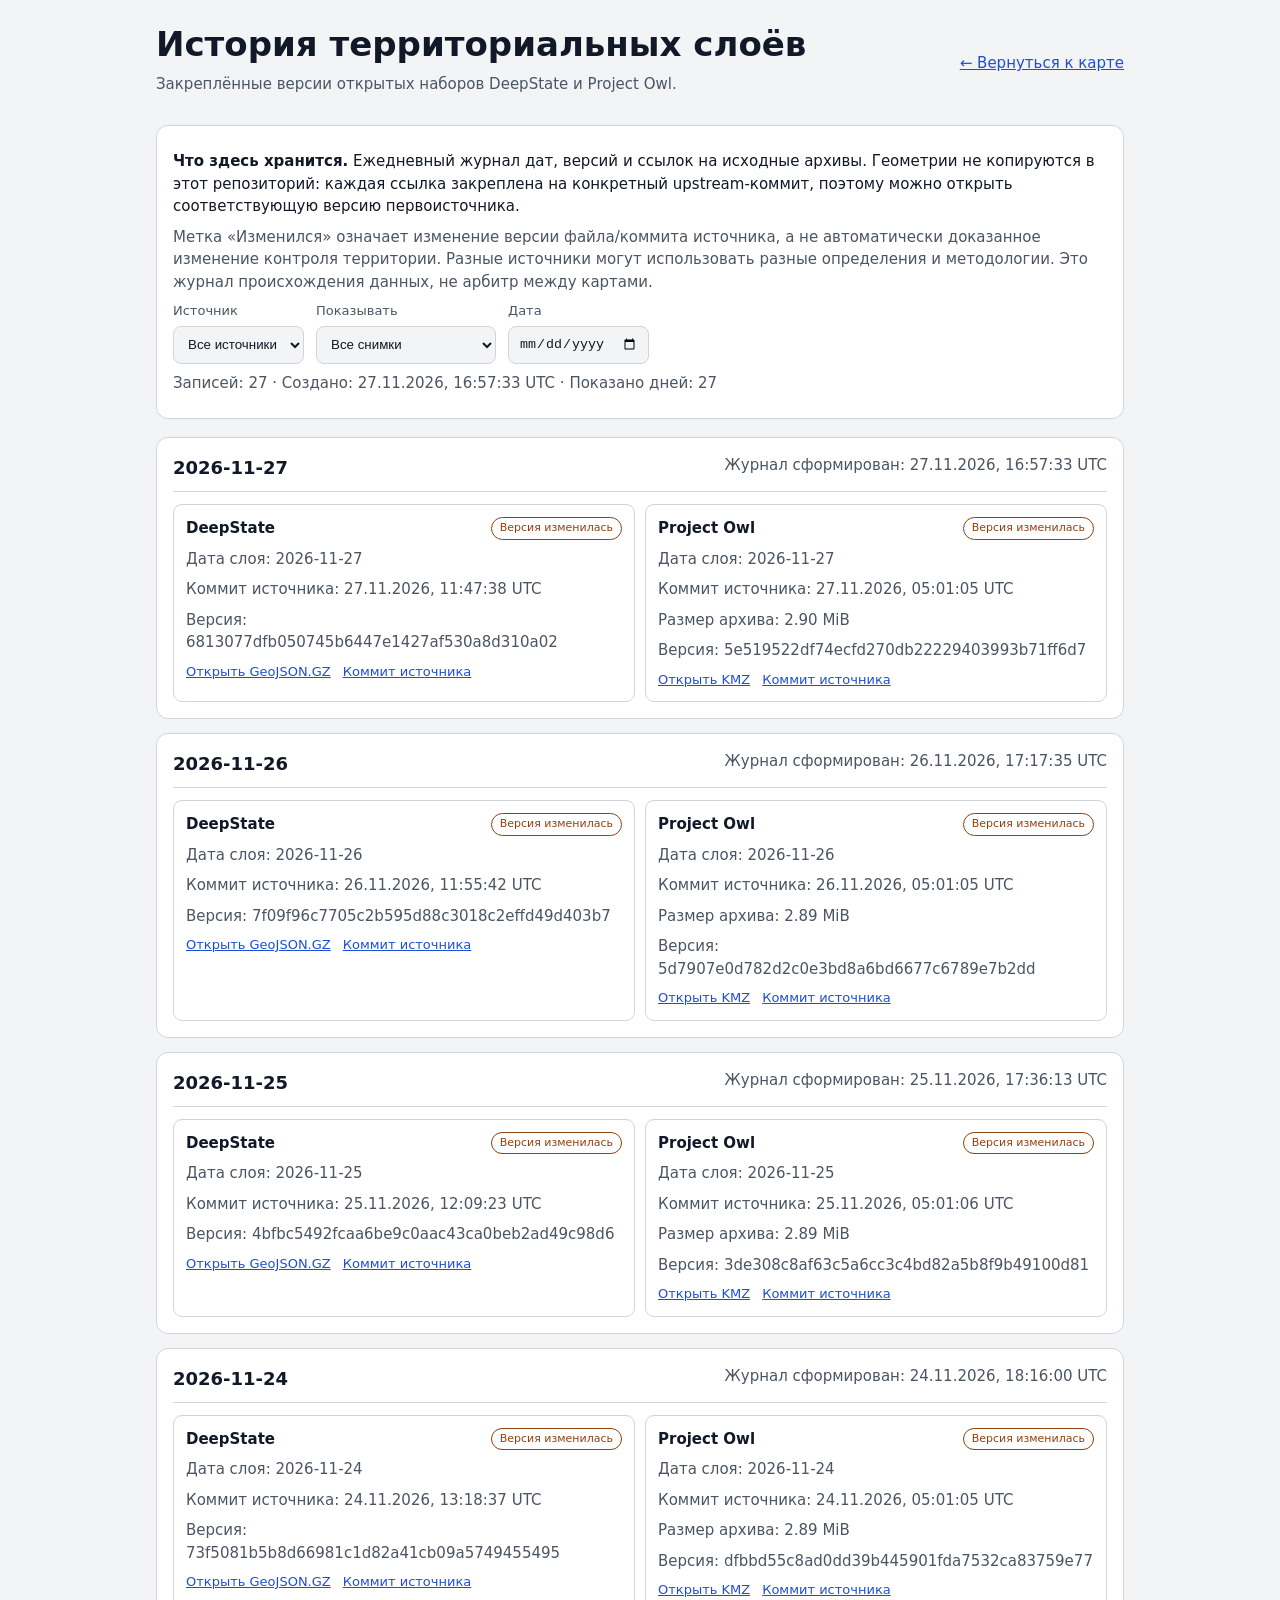
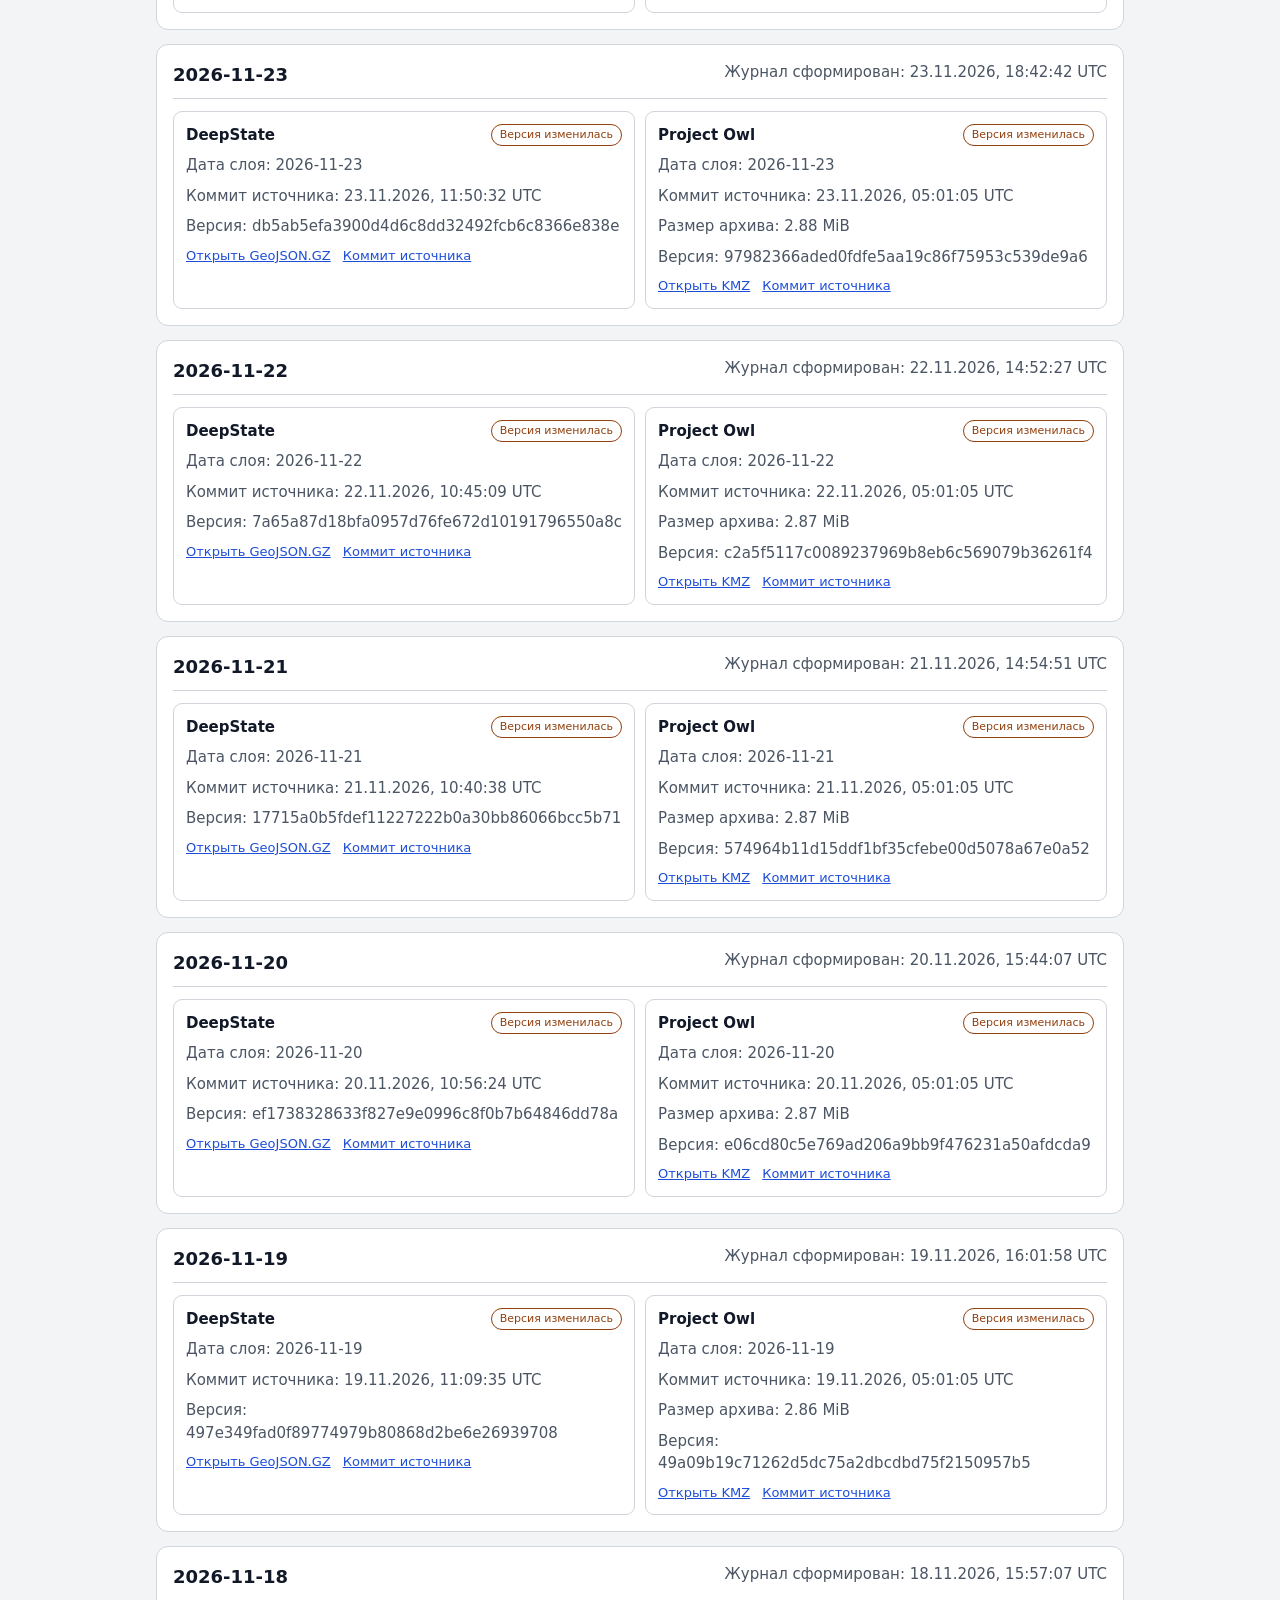
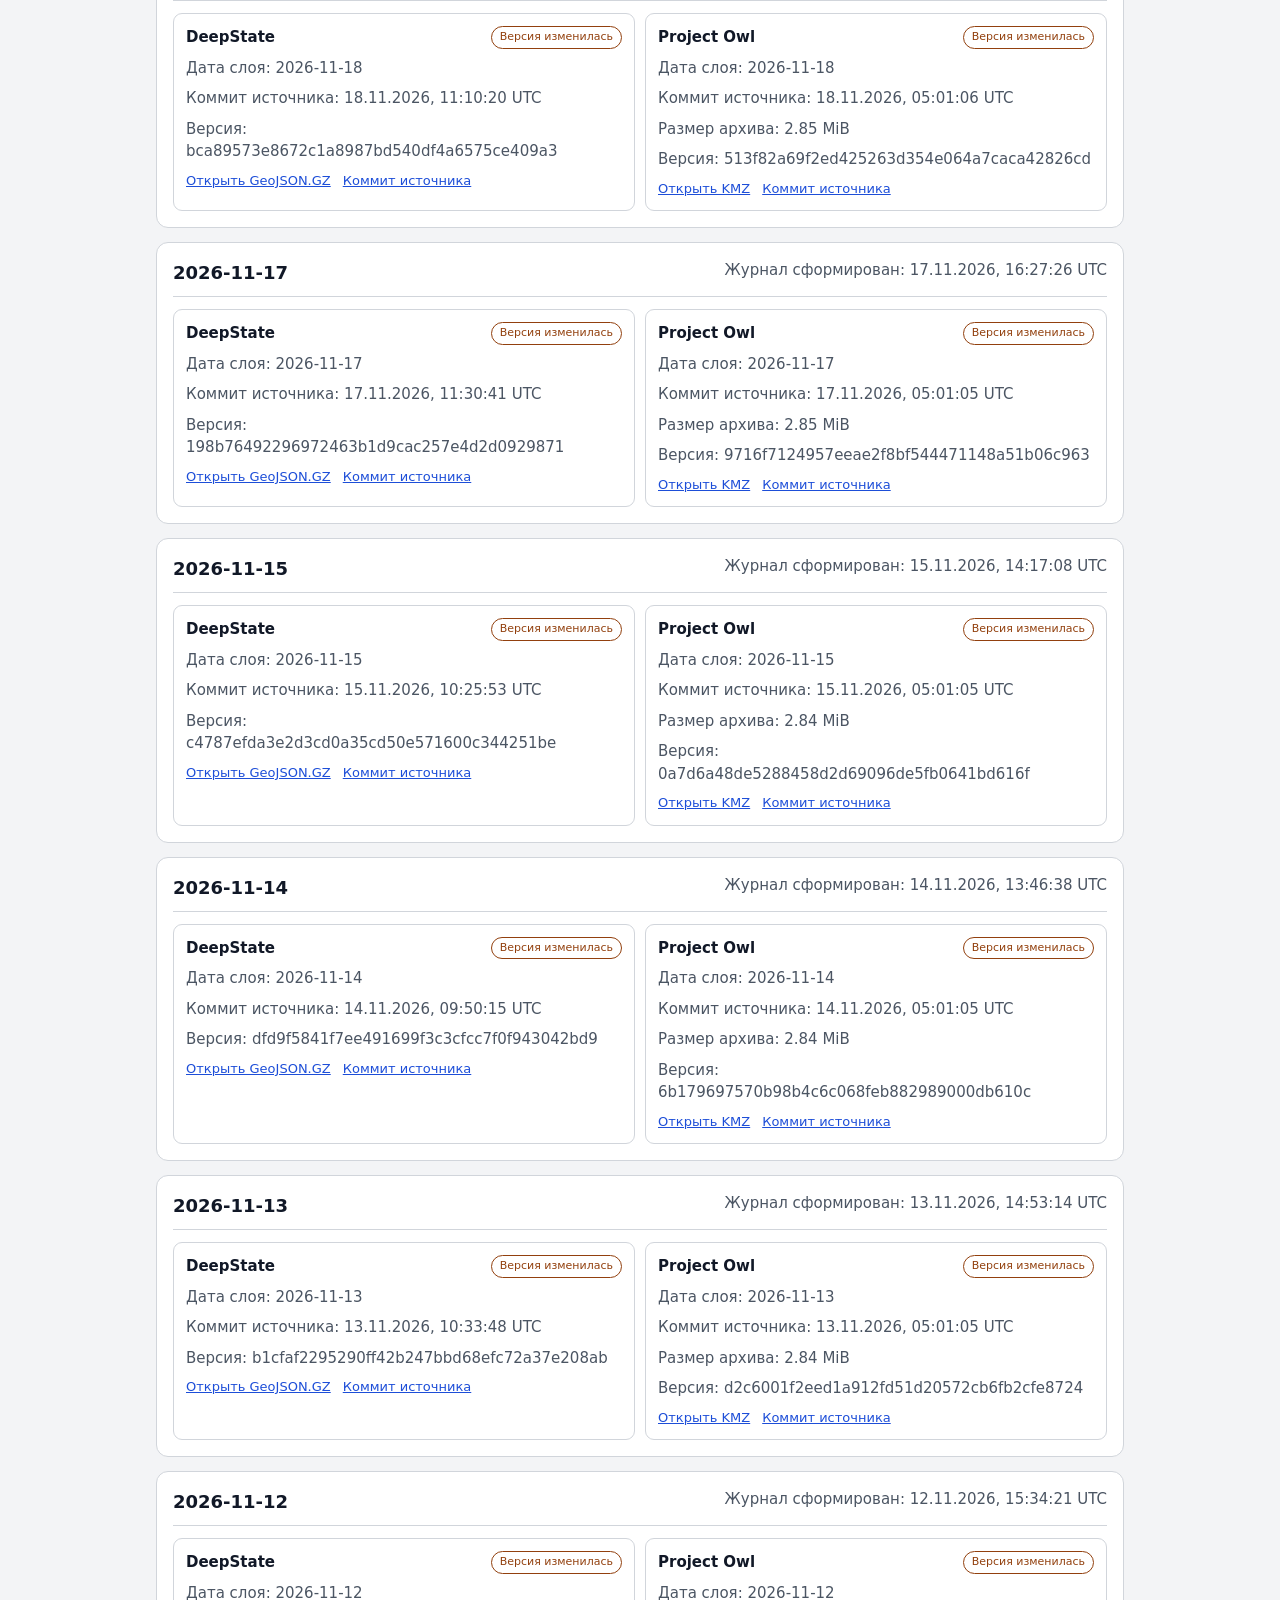
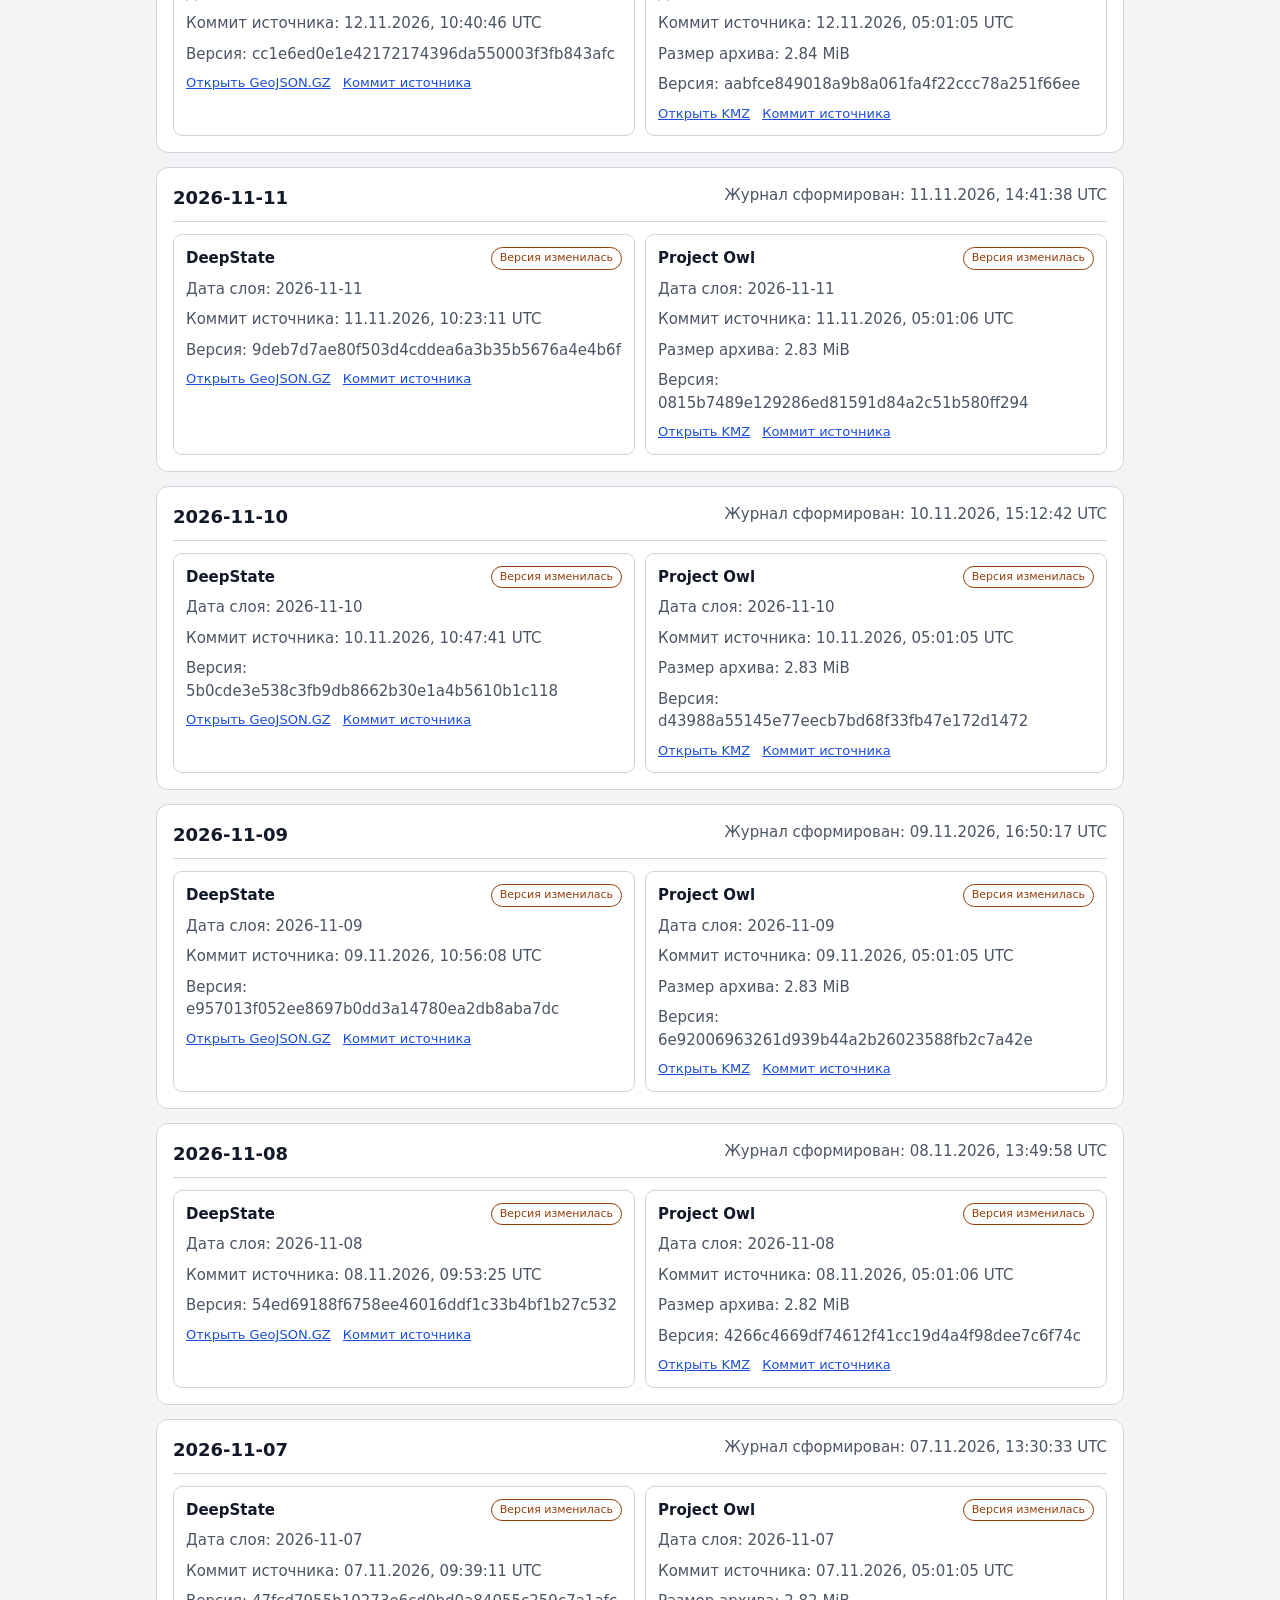
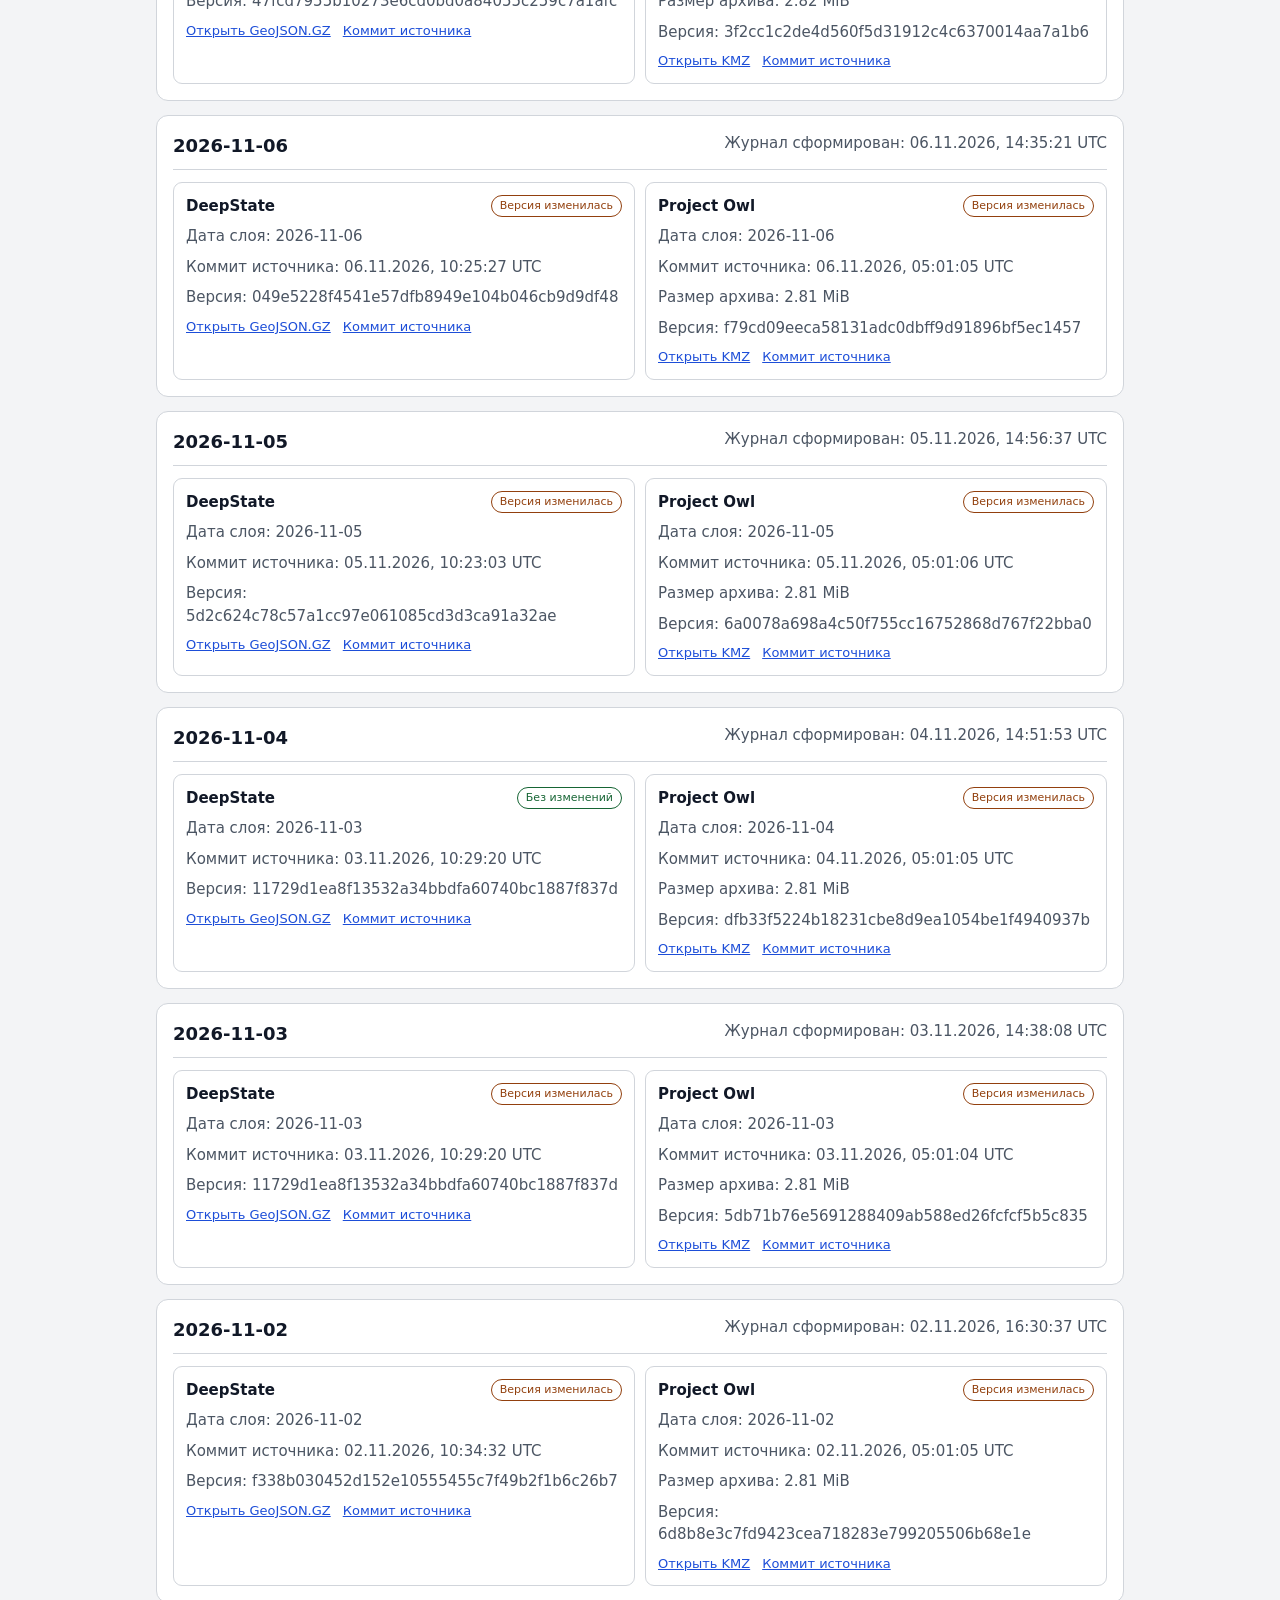
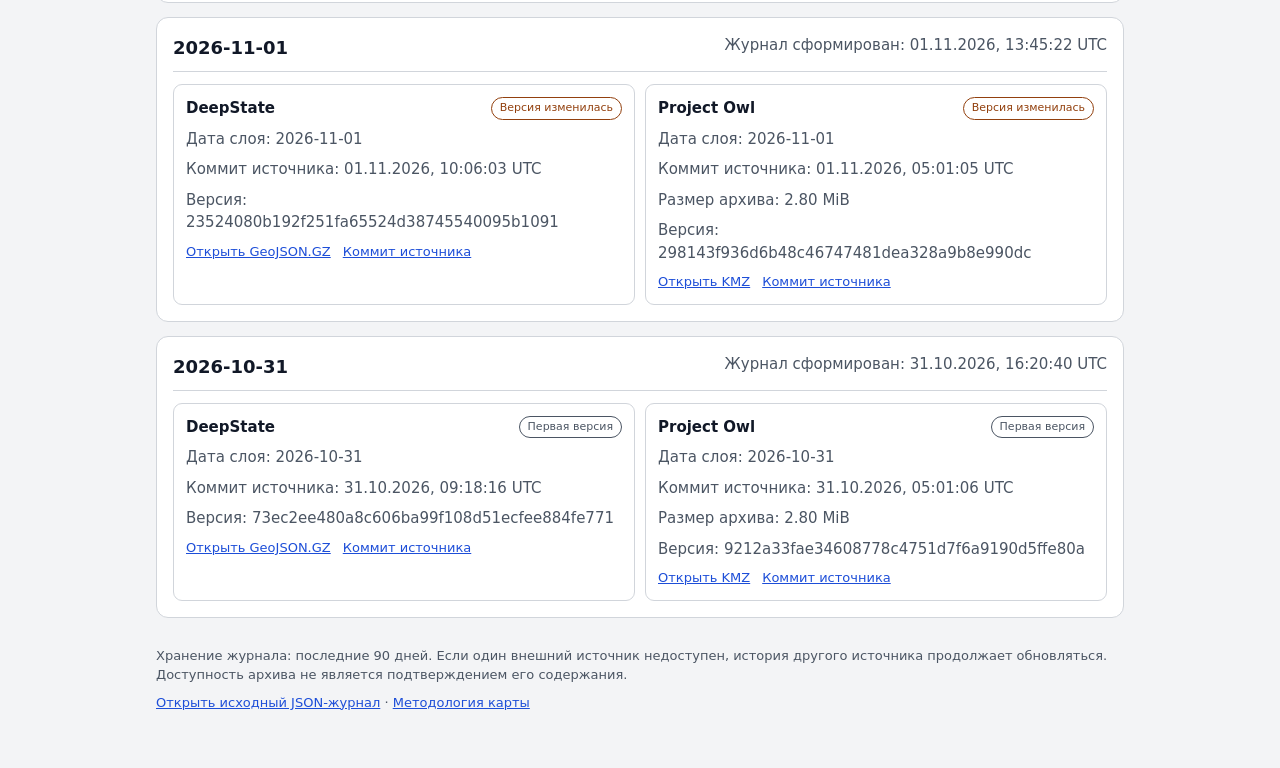
<file: territory-history.html>
<!doctype html>
<html lang="ru">
<head>
  <meta charset="utf-8">
  <meta http-equiv="Content-Security-Policy" content="default-src 'self'; base-uri 'self'; object-src 'none'; form-action 'self'; script-src 'self'; script-src-attr 'none'; style-src 'self' 'unsafe-inline'; img-src 'self' data: https:; font-src 'self' data: https:; connect-src 'self'; frame-src 'none'; upgrade-insecure-requests">
  <meta name="viewport" content="width=device-width,initial-scale=1">
  <meta name="color-scheme" content="light dark">
  <title>История территориальных слоёв — OSINT Map</title>
  <style>
    :root { color-scheme: light dark; --bg:#111827; --panel:#1f2937; --line:#374151; --text:#f3f4f6; --muted:#9ca3af; --link:#93c5fd; --ok:#86efac; --warn:#fcd34d; --bad:#fca5a5; }
    @media (prefers-color-scheme: light) {
      :root { --bg:#f3f4f6; --panel:#fff; --line:#d1d5db; --text:#111827; --muted:#4b5563; --link:#1d4ed8; --ok:#166534; --warn:#92400e; --bad:#991b1b; }
    }
    * { box-sizing:border-box; }
    body { margin:0; background:var(--bg); color:var(--text); font:15px/1.5 system-ui,-apple-system,Segoe UI,sans-serif; }
    main { max-width:1000px; margin:0 auto; padding:24px 16px 56px; }
    header { display:flex; flex-wrap:wrap; align-items:center; justify-content:space-between; gap:12px; margin-bottom:22px; }
    a { color:var(--link); }
    h1 { font-size:clamp(24px,4vw,34px); line-height:1.2; margin:0 0 8px; }
    h2 { font-size:18px; margin:0; }
    p { margin:8px 0; }
    .muted { color:var(--muted); }
    .panel,.day { background:var(--panel); border:1px solid var(--line); border-radius:12px; padding:16px; }
    .panel { margin:18px 0; }
    .controls { display:flex; flex-wrap:wrap; align-items:end; gap:12px; }
    label { display:grid; gap:5px; font-size:13px; color:var(--muted); }
    select,input { min-height:38px; border:1px solid var(--line); border-radius:8px; padding:7px 10px; background:var(--bg); color:var(--text); }
    .day { margin:14px 0; }
    .day-head { display:flex; flex-wrap:wrap; justify-content:space-between; gap:8px; padding-bottom:10px; border-bottom:1px solid var(--line); margin-bottom:12px; }
    .sources { display:grid; grid-template-columns:repeat(auto-fit,minmax(260px,1fr)); gap:10px; }
    .source { border:1px solid var(--line); border-radius:9px; padding:12px; min-width:0; }
    .source-head { display:flex; justify-content:space-between; gap:8px; align-items:center; }
    .status { font-size:11px; border:1px solid currentColor; border-radius:99px; padding:2px 8px; white-space:nowrap; }
    .changed { color:var(--warn); } .unchanged { color:var(--ok); } .baseline { color:var(--muted); } .error { color:var(--bad); }
    .links { display:flex; flex-wrap:wrap; gap:12px; margin-top:8px; font-size:13px; }
    code { overflow-wrap:anywhere; font-size:12px; }
    .empty { padding:24px; text-align:center; color:var(--muted); }
    footer { margin-top:28px; font-size:13px; color:var(--muted); }
  </style>
</head>
<body>
<main>
  <header>
    <div>
      <h1>История территориальных слоёв</h1>
      <p class="muted">Закреплённые версии открытых наборов DeepState и Project Owl.</p>
    </div>
    <a href="./index.html">← Вернуться к карте</a>
  </header>

  <section class="panel">
    <p><strong>Что здесь хранится.</strong> Ежедневный журнал дат, версий и ссылок на исходные архивы. Геометрии не копируются в этот репозиторий: каждая ссылка закреплена на конкретный upstream-коммит, поэтому можно открыть соответствующую версию первоисточника.</p>
    <p class="muted">Метка «Изменился» означает изменение версии файла/коммита источника, а не автоматически доказанное изменение контроля территории. Разные источники могут использовать разные определения и методологии. Это журнал происхождения данных, не арбитр между картами.</p>
    <div class="controls">
      <label>Источник
        <select id="sourceFilter">
          <option value="all">Все источники</option>
          <option value="deepstate">DeepState</option>
          <option value="project_owl">Project Owl</option>
        </select>
      </label>
      <label>Показывать
        <select id="changeFilter">
          <option value="all">Все снимки</option>
          <option value="changed">Только изменившиеся</option>
          <option value="errors">С ошибками сбора</option>
        </select>
      </label>
      <label>Дата
        <input id="dateFilter" type="date">
      </label>
    </div>
    <p id="status" class="muted" aria-live="polite">Загружаю индекс истории…</p>
  </section>

  <section id="history" aria-live="polite"></section>

  <footer>
    Хранение журнала: последние 90 дней. Если один внешний источник недоступен, история другого источника продолжает обновляться. Доступность архива не является подтверждением его содержания.
    <div style="margin-top:8px"><a href="./data/territory-history/index.json">Открыть исходный JSON-журнал</a> · <a href="./methodology.html">Методология карты</a></div>
  </footer>
</main>
<script src="./js/territory-history.js"></script>
</body>
</html>
</file>
